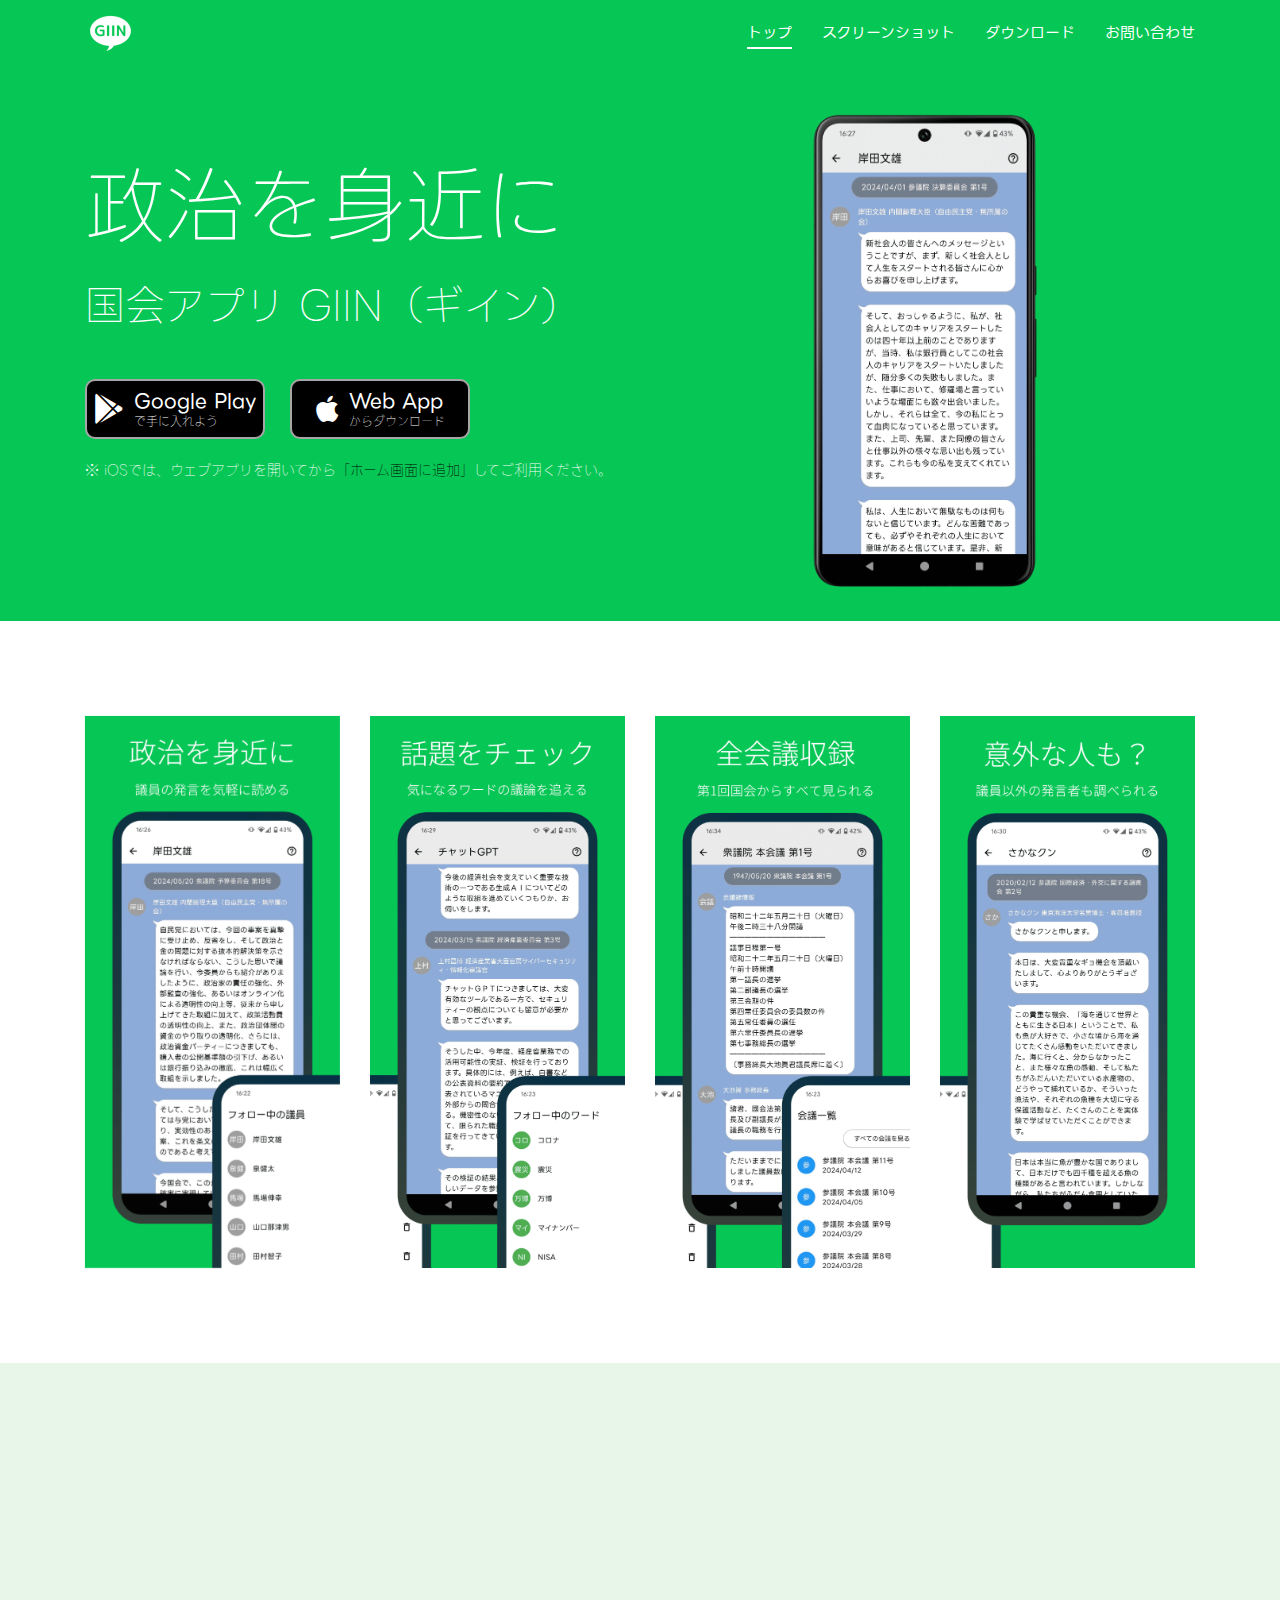
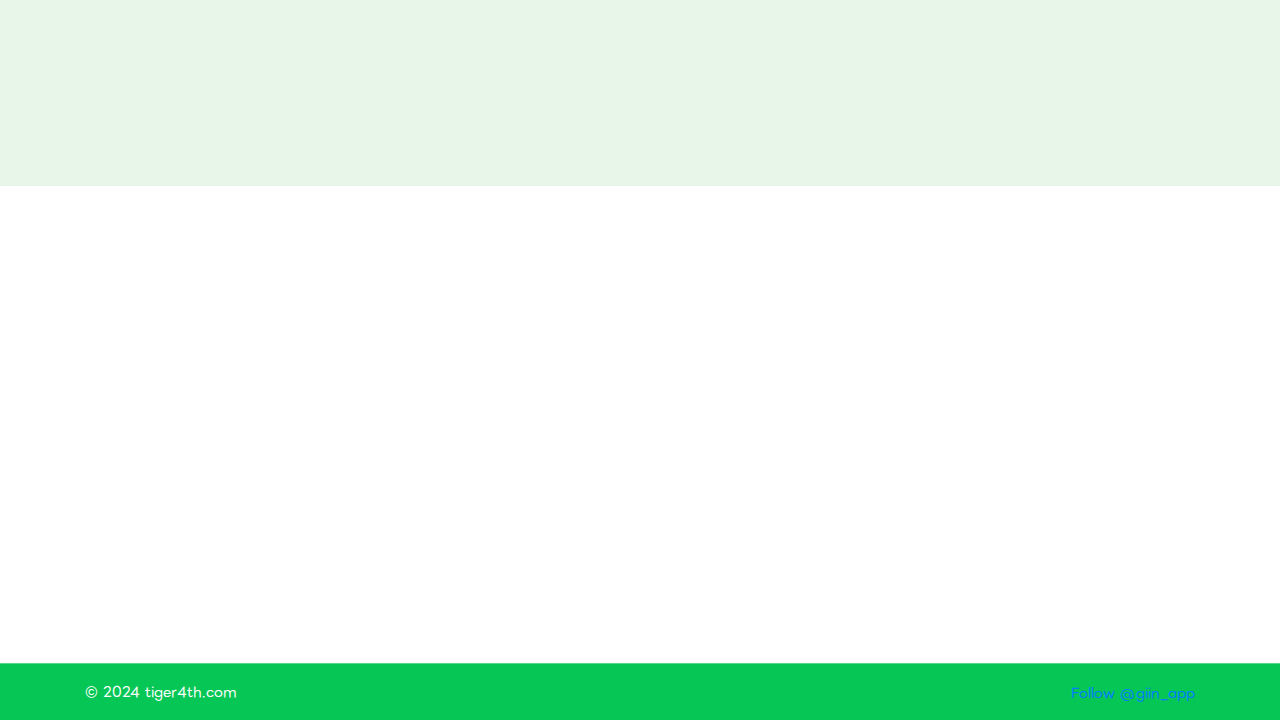
<file: giin/index.html>
<!DOCTYPE html>
<html lang="ja">
  <head>
    <!-- Required meta tags -->
    <meta charset="utf-8">
    <meta name="viewport" content="width=device-width, initial-scale=1, shrink-to-fit=no">
    <meta name="keywords" content="GIIN, ギイン, 議員, 国会, アプリ, 政治">
    <meta name="viewport" content="width=device-width, initial-scale=1, maximum-scale=1">
    <meta name="author" content="tiger4th">
    <title>GIIN（ギイン） - 国会アプリ</title>
    <meta name=”description” content="議員やワードをフォローして、国会の発言をチャットアプリのような感覚でいつでも気軽に読むことができる国会アプリ GIIN（ギイン）" />
    <meta property="og:title" content="GIIN（ギイン） - 国会アプリ">
    <meta property="og:site_name" content="tiger4th.com">
    <meta property="og:description" content="議員やワードをフォローして、国会の発言をチャットアプリのような感覚でいつでも気軽に読むことができる国会アプリ GIIN（ギイン）">
    <meta property="og:type" content="product">
    <meta property="og:url" content="https://tiger4th.com/lp/giin/">
    <meta property="og:image" content="https://tiger4th.com/lp/giin/img/download.png">
    <meta name="twitter:card" content="summary_large_image">
    <link rel="icon" type="image/png" href="img/favicon.png">

    <!-- Bootstrap CSS -->
    <link rel="stylesheet" href="css/bootstrap.min.css">
    <link rel="stylesheet" href="css/line-icons.css">
    <link rel="stylesheet" href="css/owl.carousel.css">
    <link rel="stylesheet" href="css/owl.theme.css">
    <link rel="stylesheet" href="css/animate.css">
    <link rel="stylesheet" href="css/main.css">    
    <link rel="stylesheet" href="css/responsive.css">
    <link href="fontawesome/css/fontawesome.css" rel="stylesheet" />
    <link href="fontawesome/css/brands.css" rel="stylesheet" />

    <!-- Google tag (gtag.js) -->
    <script async src="https://www.googletagmanager.com/gtag/js?id=G-H9Q6GVJRWH"></script>
    <script>
      window.dataLayer = window.dataLayer || [];
      function gtag(){dataLayer.push(arguments);}
      gtag('js', new Date());
    
      gtag('config', 'G-H9Q6GVJRWH');
    </script>
    <script type="text/javascript" src="https://platform-api.sharethis.com/js/sharethis.js#property=65992480081c7f001970f80d&product=inline-share-buttons&source=platform" async="async"></script>
  </head>
  
  <body>
    <!-- Header Section Start -->
    <header id="home" class="hero-area-2">    
      <div class="overlay"></div>
      <nav class="navbar navbar-expand-md fixed-top scrolling-navbar">
        <div class="container">
          <a href="https://tiger4th.com/lp/giin/" class="navbar-brand"><img src="img/logo.png" alt="GIIN" height="40"></a>  
          <button class="navbar-toggler" type="button" data-toggle="collapse" data-target="#navbarCollapse" aria-controls="navbarCollapse" aria-expanded="false" aria-label="Toggle navigation">
            <i class="lni-menu"></i>
          </button>
          <div class="collapse navbar-collapse" id="navbarCollapse">
            <ul class="navbar-nav mr-auto w-100 justify-content-end">
              <li class="nav-item">
                <a class="nav-link page-scroll" href="#home">トップ</a>
              </li>
              <li class="nav-item">
                <a class="nav-link page-scroll" href="#screenshots">スクリーンショット</a>
              </li>                            
              <li class="nav-item">
                <a class="nav-link page-scroll" href="#download">ダウンロード</a>
              </li> 
              <li class="nav-item">
                <a class="nav-link page-scroll" href="#contact">お問い合わせ</a>
              </li> 
            </ul>
          </div>
        </div>
      </nav>  
      <div class="container">      
        <div class="row space-100">
          <div class="col-lg-6 col-md-12 col-xs-12">
            <div class="contents">
              <h2 class="head-title">政治を身近に</h2>
              <h1><p>国会アプリ <span class="head-app-name">GIIN（ギイン）</span></p></h1>
              <div class="header-button">
                <a href="https://play.google.com/store/apps/details?id=com.tiger4th.giin" target="_blank" class="btn-app"><i class="fa-brands fa-google-play"></i><div><span class="btn-app-text">Google Play</span><br><span class="btn-app-text-small">で手に入れよう</span></div></a>
                <a href="https://tiger4th.com/giin/" target="_blank" class="btn-app"><i class="fa-brands fa-apple"></i><div><span class="btn-app-text">Web App</span><br><span class="btn-app-text-small">からダウンロード</span></div></a>
              </div>
              <div class="header-ios-notice">
                <br>※ iOSでは、ウェブアプリを開いてから<a href="https://support.apple.com/ja-jp/guide/iphone/iph42ab2f3a7/ios#iph4f9a47bbc" target="_blank">「ホーム画面に追加」</a>してご利用ください。
              </div>
            </div>
          </div>
          <div class="col-lg-6 col-md-12 col-xs-12">
            <div class="intro-img">
              <img src="img/intro-mobile.png" alt="" height="500">
            </div>            
          </div>
        </div> 
      </div>             
    </header>
    <!-- Header Section End --> 

    <!-- Awesome Screens Section Start -->
    <section id="screenshots" class="screens-shot section">
      <div class="container">
        <div class="row">
          <div class="touch-slider owl-carousel">
            <div class="item">
              <div class="screenshot-thumb">
                <img class="img-fluid" src="img/screenshot/img-1.png" alt="">
              </div>
            </div>
            <div class="item">
              <div class="screenshot-thumb">
                <img class="img-fluid" src="img/screenshot/img-2.png" alt="">
              </div>
            </div>
            <div class="item">
              <div class="screenshot-thumb">
                <img class="img-fluid" src="img/screenshot/img-3.png" alt="">
              </div>
            </div>
            <div class="item">
              <div class="screenshot-thumb">
                <img class="img-fluid" src="img/screenshot/img-4.png" alt="">
              </div>
            </div>
          </div>
        </div>
      </div>
    </section>
    <!-- Awesome Screens Section End -->  

    <!-- download Section Start -->
    <section id="download">
      <div class="container">
        <div class="row">
          <div class="col-lg-6 col-md-6 col-xs-12">            
            <div class="download-thumb wow fadeInLeft" data-wow-delay="0.2s">
              <img class="img-fluid" src="img/download.png" alt="">
            </div>
          </div>
          <div class="col-lg-6 col-md-6 col-xs-12">
            <div class="download-wrapper wow fadeInRight" data-wow-delay="0.2s">
              <div>
                <div class="download-text">
                  <p>GIIN（ギイン）は、議員やワードをフォローして国会議事録の発言を読むことができるアプリです。</p>
                  <p>使い慣れたチャットアプリのような感覚で、メディアやSNSに切り取られた情報ではない、生の発言をいつでも気軽に見ることができます。</p>
                  <p>完全無料で会員登録も不要でご利用いただけます。</p>
                </div>
                <div class="download-app">
                  <a href="https://play.google.com/store/apps/details?id=com.tiger4th.giin" target="_blank" class="btn-app"><i class="fa-brands fa-google-play"></i><div><span class="btn-app-text">Google Play</span><br><span class="btn-app-text-small">で手に入れよう</span></div></a>
                  <a href="https://tiger4th.com/giin/" target="_blank" class="btn-app"><i class="fa-brands fa-apple"></i><div><span class="btn-app-text">Web App</span><br><span class="btn-app-text-small">からダウンロード</span></div></a>
                </div>
                <div class="header-ios-notice-download">
                  <br>※ iOSでは、ウェブアプリを開いてから<a href="https://support.apple.com/ja-jp/guide/iphone/iph42ab2f3a7/ios#iph4f9a47bbc" target="_blank">「ホーム画面に追加」</a>してご利用ください。
                </div>
              </div>
            </div>
          </div>
        </div>
      </div>
    </section>
    <!-- download Section Start -->

    <!-- Contact Section Start -->
    <section id="contact">      
      <div class="contact-form">
        <div class="container">
          <div class="row justify-content-center"> 
            <div class="mt">
              <div class="col-lg-12 col-md-12 col-xs-12">
                <div class="contact-block wow fadeInUp" data-wow-delay="0.2s">
                  <div>
                    <h2 class="section-title">Xでお問い合わせ</h2>
                  </div>
                  <div>
                    <a href="https://twitter.com/messages/compose?recipient_id=1799349875672600576&ref_src=twsrc%5Etfw" class="twitter-dm-button" data-size="large" data-lang="ja" data-screen-name="giin_app" data-show-count="false">Message @giin_app</a><script async src="https://platform.twitter.com/widgets.js" charset="utf-8"></script>
                  </div>
              </div>
              </div>
            </div> 
          </div>
        </div>
      </div>        
    </section>

    <section id="contact2">      
      <div class="contact-form">
        <div class="container">
          <div class="row justify-content-center"> 
            <div>
              <div class="col-lg-12 col-md-12 col-xs-12">
                <div class="contact-block wow fadeInUp" data-wow-delay="0.2s">
                  <script src="https://sdk.form.run/js/v2/embed.js"></script>
                  <div
                    class="formrun-embed"
                    data-formrun-form="@tiger4th-giin"
                    data-formrun-redirect="true">
                  </div>
                </div>
              </div>
            </div> 
          </div>
        </div>
      </div>        
    </section>
    <!-- Contact Section End -->

    <div class="sharethis-inline-share-buttons"></div>

    <!-- Footer Section Start -->
    <footer>
      <!-- Footer Area Start -->
      <section class="footer-Content">
        <!-- Copyright Start  -->
        <div class="copyright">
          <div class="container">
            <div class="row">
              <div class="col-md-12">
                <div class="site-info float-left">
                  <p>&copy; 2024 <a href="https://tiger4th.com/" target="_blank">tiger4th.com</a></p>
                </div>              
                <div class="float-right">  
                  <ul class="footer-social">
                    <a href="https://twitter.com/giin_app?ref_src=twsrc%5Etfw" class="twitter-follow-button" data-lang="ja" data-show-count="false">Follow @giin_app</a><script async src="https://platform.twitter.com/widgets.js" charset="utf-8"></script>
                  </ul> 
                </div>
              </div>
            </div>
          </div>
        </div>
      <!-- Copyright End -->
      </section>
      <!-- Footer area End -->
      
    </footer>
    <!-- Footer Section End --> 

    <!-- Go To Top Link -->
    <a href="#" class="back-to-top">
      <i class="lni-chevron-up"></i>
    </a> 

    <!-- jQuery first, then Tether, then Bootstrap JS. -->
    <script src="js/jquery-min.js"></script>
    <script src="js/popper.min.js"></script>
    <script src="js/bootstrap.min.js"></script>
    <script src="js/owl.carousel.js"></script> 
    <script src="js/jquery.mixitup.js"></script>       
    <script src="js/jquery.nav.js"></script>    
    <script src="js/scrolling-nav.js"></script>    
    <script src="js/jquery.easing.min.js"></script>     
    <script src="js/wow.js"></script>   
    <script src="js/jquery.counterup.min.js"></script>     
    <script src="js/waypoints.min.js"></script>      
    <script src="js/main.js"></script>
  </body>
</html>
</file>
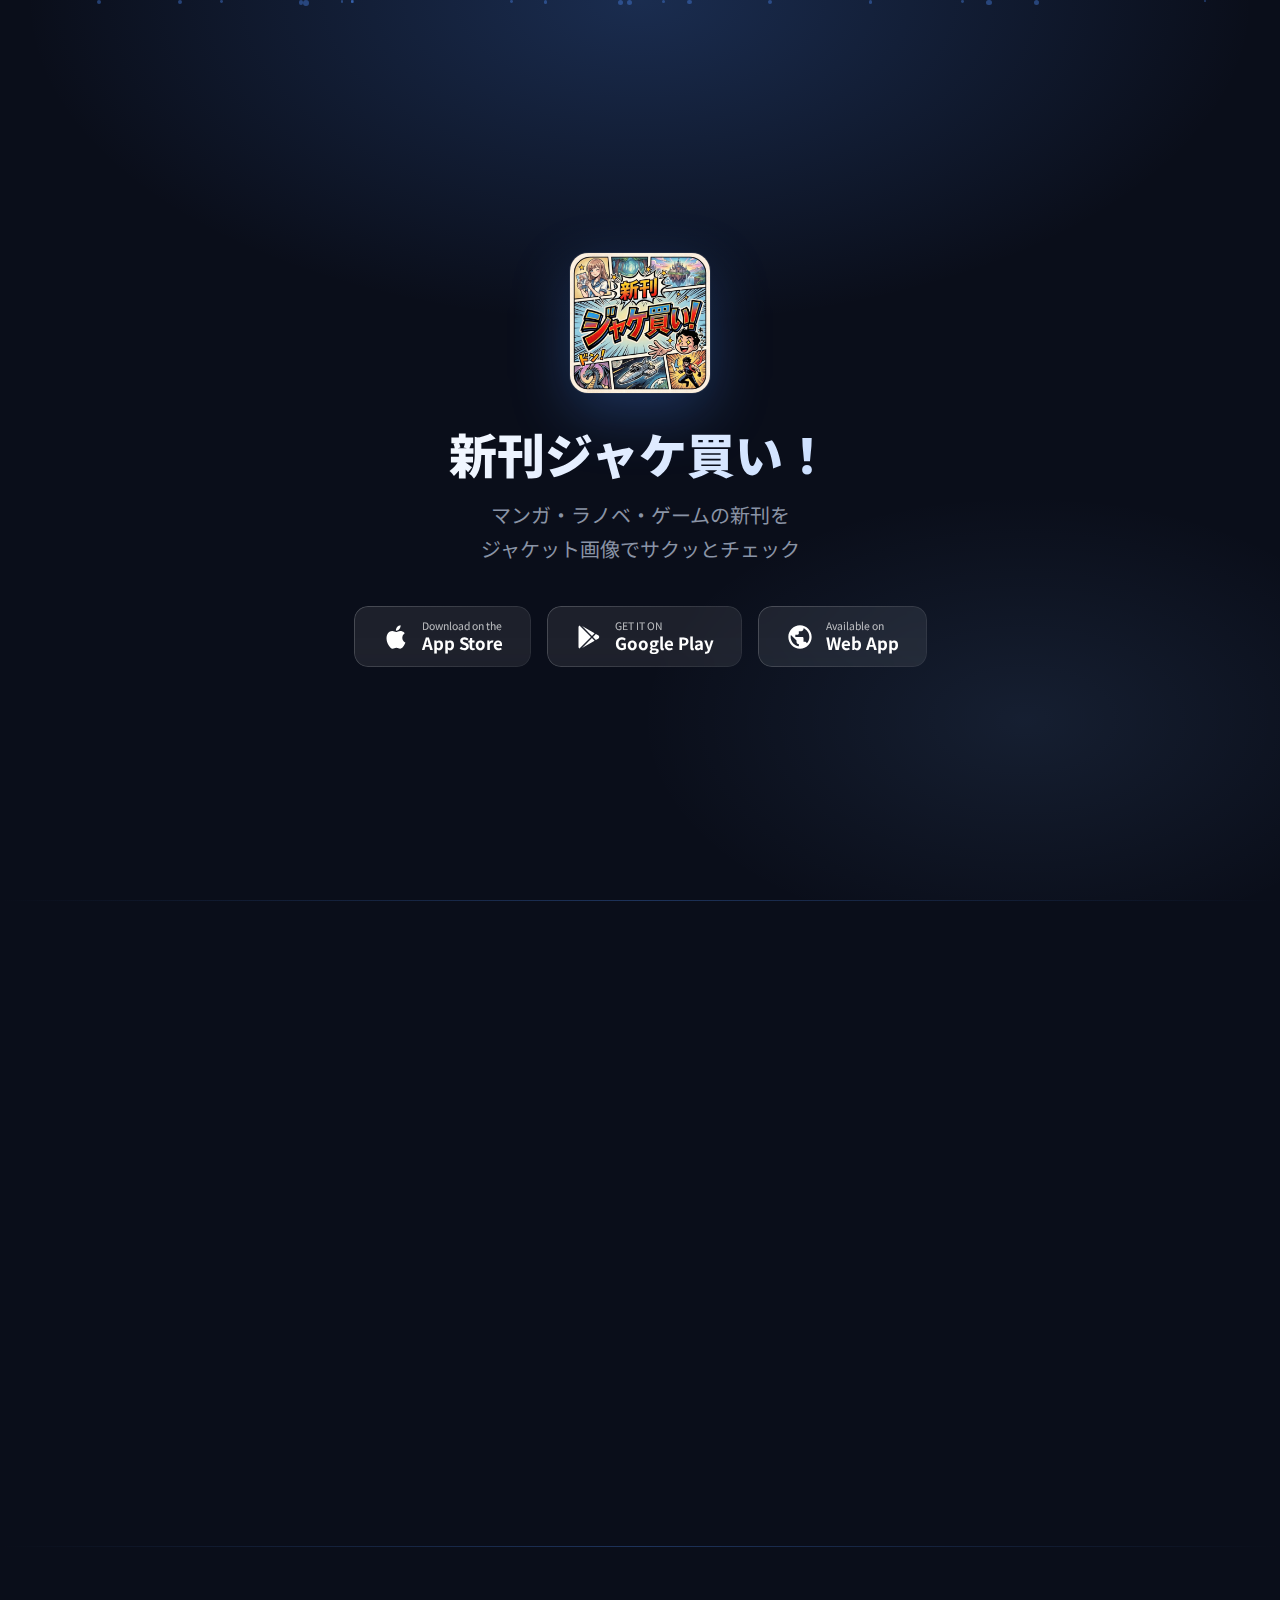
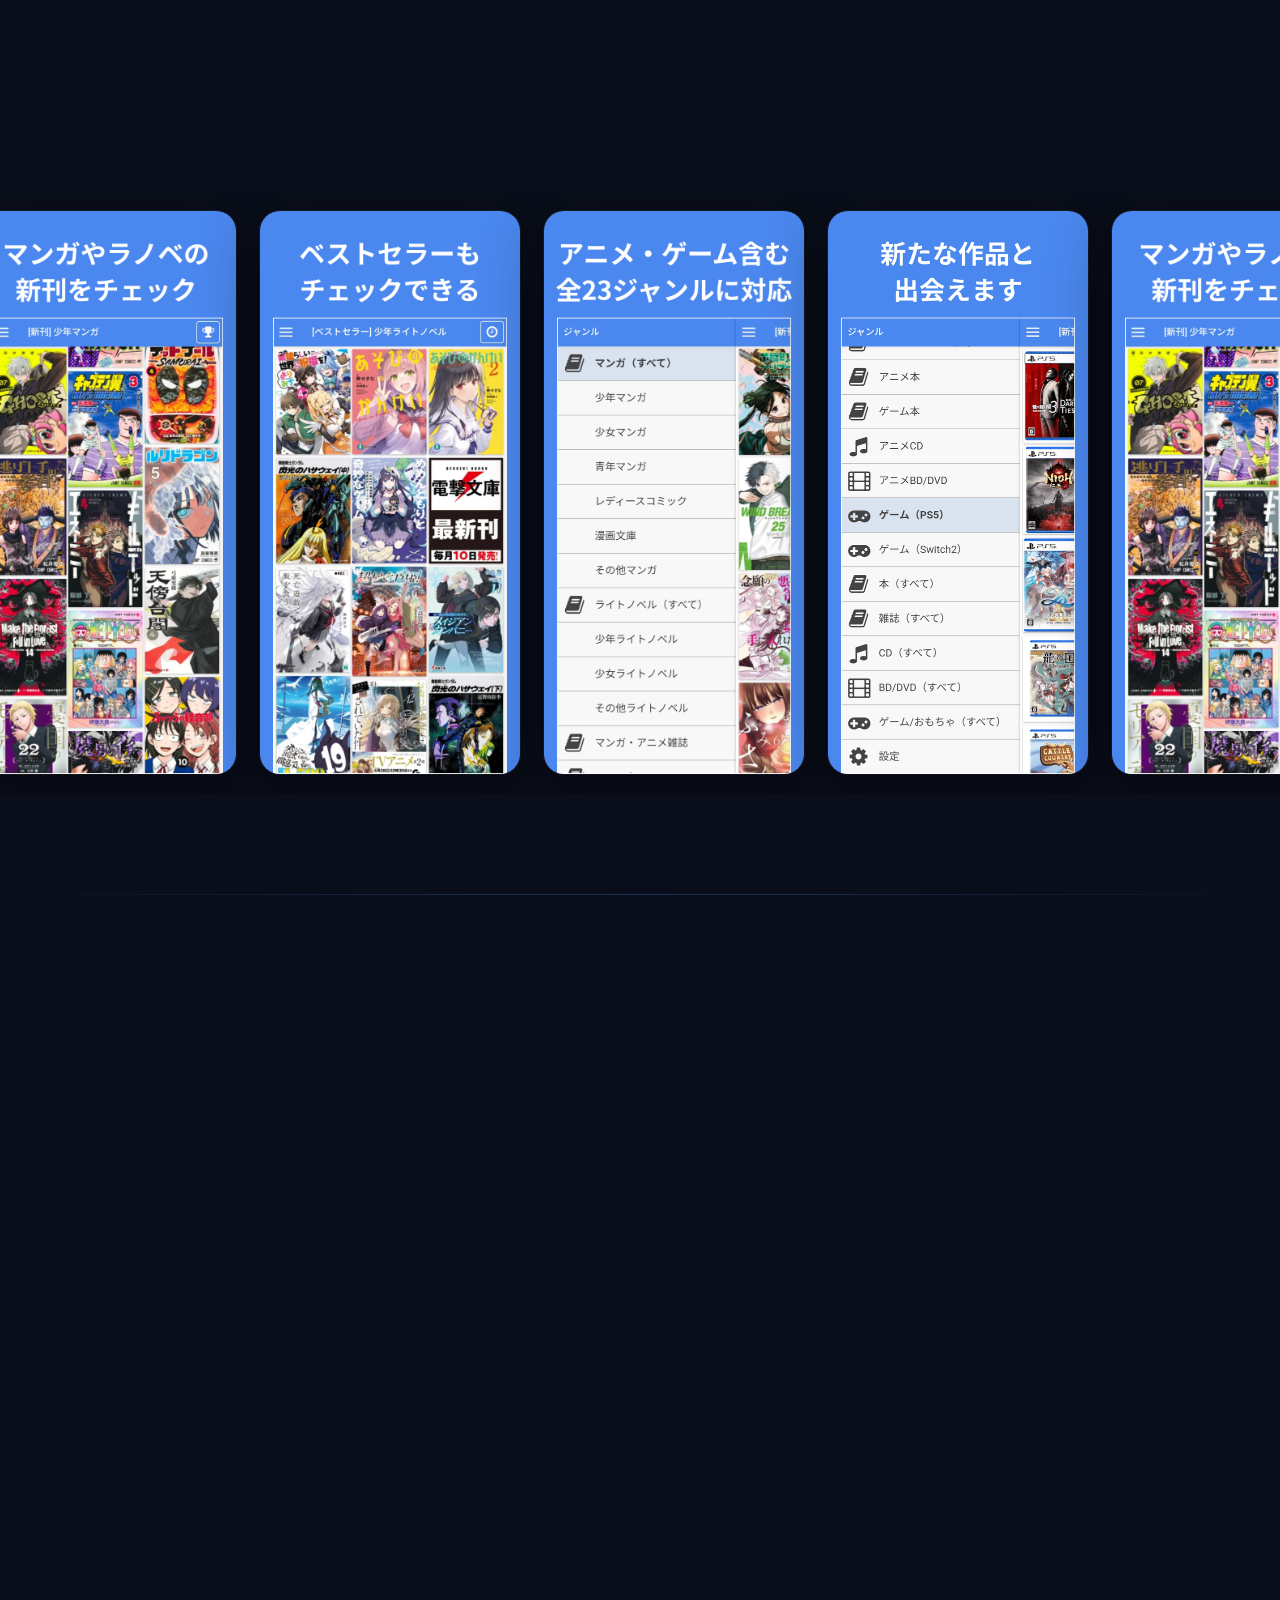
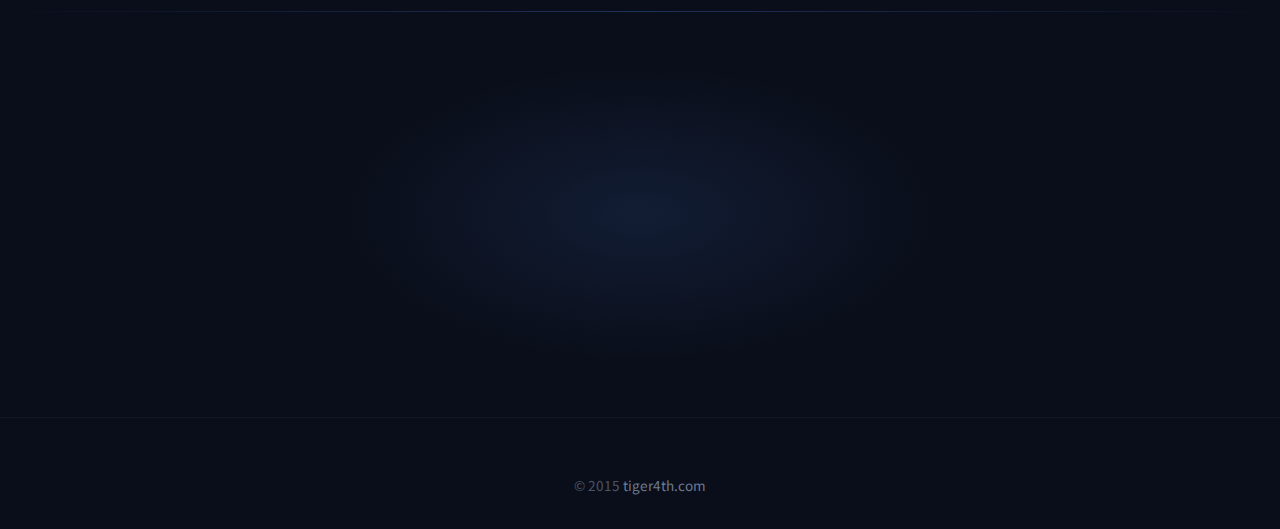
<file: jacket/index.html>
<!DOCTYPE html>
<html lang="ja">

<head>
  <meta charset="UTF-8">
  <meta name="viewport" content="width=device-width, initial-scale=1.0">
  <title>新刊ジャケ買い！ - マンガ・ラノベの新刊をジャケットでチェック</title>
  <meta name="description" content="マンガ、ライトノベル、ゲーム、CD、BD/DVDなど全23ジャンルの新刊をジャケット画像で一覧チェック。気になる表紙をタップしてすぐ購入。無料アプリ。">
  <meta property="og:title" content="新刊ジャケ買い！">
  <meta property="og:description" content="マンガ・ラノベの新刊をジャケットでチェック。全23ジャンル対応の無料アプリ。">
  <meta property="og:image" content="https://tiger4th.com/lp/jacket/image/ogp.png">
  <meta property="og:type" content="website">
  <meta property="og:url" content="https://tiger4th.com/lp/jacket/">
  <link rel="icon" type="image/png" href="./image/favicon.png" sizes="32x32">
  <link rel="apple-touch-icon" href="./image/apple-touch-icon.png">
  <link rel="preconnect" href="https://fonts.googleapis.com">
  <link rel="preconnect" href="https://fonts.gstatic.com" crossorigin>
  <link href="https://fonts.googleapis.com/css2?family=Noto+Sans+JP:wght@400;700;900&display=swap" rel="stylesheet">
  <style>
    /* ========== Reset & Base ========== */
    *,
    *::before,
    *::after {
      margin: 0;
      padding: 0;
      box-sizing: border-box;
    }

    html {
      scroll-behavior: smooth;
      font-size: 16px;
    }

    body {
      font-family: 'Noto Sans JP', sans-serif;
      background: #0a0e1a;
      color: #e8ecf1;
      overflow-x: hidden;
      line-height: 1.7;
    }

    img {
      max-width: 100%;
      height: auto;
      display: block;
    }

    a {
      text-decoration: none;
      color: inherit;
    }

    /* ========== Utility ========== */
    .container {
      max-width: 1100px;
      margin: 0 auto;
      padding: 0 24px;
    }

    .section-title {
      font-size: 2rem;
      font-weight: 900;
      text-align: center;
      margin-bottom: 16px;
      background: linear-gradient(135deg, #4a87ee, #7bb3ff);
      -webkit-background-clip: text;
      -webkit-text-fill-color: transparent;
      background-clip: text;
    }

    .section-subtitle {
      text-align: center;
      color: #8a94a6;
      font-size: 1rem;
      margin-bottom: 48px;
    }

    /* ========== Hero ========== */
    .hero {
      position: relative;
      min-height: 100vh;
      display: flex;
      align-items: center;
      justify-content: center;
      text-align: center;
      padding: 80px 24px 60px;
      overflow: hidden;
    }

    .hero::before {
      content: '';
      position: absolute;
      inset: 0;
      background:
        radial-gradient(ellipse 80% 60% at 50% 0%, rgba(74, 135, 238, 0.25) 0%, transparent 60%),
        radial-gradient(ellipse 60% 50% at 80% 80%, rgba(123, 179, 255, 0.1) 0%, transparent 50%);
      pointer-events: none;
    }

    /* Floating particles */
    .hero-particles {
      position: absolute;
      inset: 0;
      pointer-events: none;
      overflow: hidden;
    }

    .particle {
      position: absolute;
      width: 4px;
      height: 4px;
      background: rgba(74, 135, 238, 0.4);
      border-radius: 50%;
      animation: float-up linear infinite;
    }

    @keyframes float-up {
      0% {
        transform: translateY(100vh) scale(0);
        opacity: 0;
      }

      10% {
        opacity: 1;
      }

      90% {
        opacity: 1;
      }

      100% {
        transform: translateY(-10vh) scale(1);
        opacity: 0;
      }
    }

    .hero-content {
      position: relative;
      z-index: 1;
    }

    .hero-icon {
      width: 140px;
      height: 140px;
      border-radius: 18px;
      box-shadow:
        0 20px 60px rgba(74, 135, 238, 0.3),
        0 0 0 1px rgba(255, 255, 255, 0.08);
      margin: 0 auto 32px;
      animation: icon-float 4s ease-in-out infinite;
    }

    @keyframes icon-float {

      0%,
      100% {
        transform: translateY(0);
      }

      50% {
        transform: translateY(-12px);
      }
    }

    .hero h1 {
      font-size: 3rem;
      font-weight: 900;
      line-height: 1.2;
      margin-bottom: 16px;
      background: linear-gradient(135deg, #ffffff 0%, #c0d8ff 100%);
      -webkit-background-clip: text;
      -webkit-text-fill-color: transparent;
      background-clip: text;
    }

    .hero-tagline {
      font-size: 1.25rem;
      color: #8a94a6;
      margin-bottom: 40px;
      max-width: 520px;
      margin-left: auto;
      margin-right: auto;
    }

    .store-badges {
      display: flex;
      gap: 16px;
      justify-content: center;
      flex-wrap: wrap;
    }

    .store-badge {
      display: inline-flex;
      align-items: center;
      gap: 12px;
      padding: 14px 28px;
      border-radius: 14px;
      font-weight: 700;
      font-size: 1rem;
      transition: all 0.3s ease;
      position: relative;
      overflow: hidden;
    }

    .store-badge::before {
      content: '';
      position: absolute;
      inset: 0;
      border-radius: 14px;
      padding: 1px;
      background: linear-gradient(135deg, rgba(255, 255, 255, 0.2), rgba(255, 255, 255, 0.05));
      -webkit-mask: linear-gradient(#fff 0 0) content-box, linear-gradient(#fff 0 0);
      mask: linear-gradient(#fff 0 0) content-box, linear-gradient(#fff 0 0);
      -webkit-mask-composite: xor;
      mask-composite: exclude;
    }

    .store-badge-apple {
      background: rgba(255, 255, 255, 0.08);
      backdrop-filter: blur(12px);
      -webkit-backdrop-filter: blur(12px);
      color: #fff;
    }

    .store-badge-apple:hover {
      background: rgba(255, 255, 255, 0.15);
      transform: translateY(-2px);
      box-shadow: 0 10px 40px rgba(74, 135, 238, 0.2);
    }

    .store-badge-google {
      background: rgba(255, 255, 255, 0.08);
      backdrop-filter: blur(12px);
      -webkit-backdrop-filter: blur(12px);
      color: #fff;
    }

    .store-badge-google:hover {
      background: rgba(255, 255, 255, 0.15);
      transform: translateY(-2px);
      box-shadow: 0 10px 40px rgba(74, 135, 238, 0.2);
    }

    .store-badge-web {
      background: rgba(255, 255, 255, 0.08);
      backdrop-filter: blur(12px);
      -webkit-backdrop-filter: blur(12px);
      color: #fff;
    }

    .store-badge-web:hover {
      background: rgba(255, 255, 255, 0.15);
      transform: translateY(-2px);
      box-shadow: 0 10px 40px rgba(74, 135, 238, 0.2);
    }

    .store-badge svg {
      width: 28px;
      height: 28px;
      flex-shrink: 0;
    }

    .badge-text {
      display: flex;
      flex-direction: column;
      align-items: flex-start;
      line-height: 1.2;
    }

    .badge-text-small {
      font-size: 0.65rem;
      font-weight: 400;
      opacity: 0.7;
    }

    .badge-text-large {
      font-size: 1.05rem;
      font-weight: 700;
    }

    /* ========== Features ========== */
    .features {
      padding: 100px 0;
      position: relative;
    }

    .features::before {
      content: '';
      position: absolute;
      top: 0;
      left: 0;
      right: 0;
      height: 1px;
      background: linear-gradient(90deg, transparent, rgba(74, 135, 238, 0.3), transparent);
    }

    .features-grid {
      display: grid;
      grid-template-columns: repeat(3, 1fr);
      gap: 24px;
    }

    .feature-card {
      background: rgba(255, 255, 255, 0.04);
      border: 1px solid rgba(255, 255, 255, 0.06);
      border-radius: 20px;
      padding: 40px 28px;
      text-align: center;
      transition: all 0.4s ease;
      position: relative;
      overflow: hidden;
    }

    .feature-card::before {
      content: '';
      position: absolute;
      top: 0;
      left: 50%;
      transform: translateX(-50%);
      width: 60%;
      height: 1px;
      background: linear-gradient(90deg, transparent, rgba(74, 135, 238, 0.4), transparent);
      opacity: 0;
      transition: opacity 0.4s ease;
    }

    .feature-card:hover {
      background: rgba(255, 255, 255, 0.07);
      transform: translateY(-4px);
      border-color: rgba(74, 135, 238, 0.2);
    }

    .feature-card:hover::before {
      opacity: 1;
    }

    .feature-icon {
      font-size: 2.8rem;
      margin-bottom: 20px;
      display: block;
    }

    .feature-card h3 {
      font-size: 1.2rem;
      font-weight: 700;
      margin-bottom: 12px;
      color: #fff;
    }

    .feature-card p {
      font-size: 0.95rem;
      color: #8a94a6;
      line-height: 1.7;
    }

    /* ========== Screenshots ========== */
    .screenshots {
      padding: 100px 0;
      position: relative;
      overflow: hidden;
    }

    .screenshots::before {
      content: '';
      position: absolute;
      top: 0;
      left: 0;
      right: 0;
      height: 1px;
      background: linear-gradient(90deg, transparent, rgba(74, 135, 238, 0.3), transparent);
    }

    .screenshots-track-wrapper {
      position: relative;
      overflow: hidden;
      margin: 0 -24px;
      padding: 20px 0;
    }

    .screenshots-track {
      display: flex;
      gap: 24px;
      animation: scroll-left 30s linear infinite;
      width: max-content;
    }

    .screenshots-track:hover {
      animation-play-state: paused;
    }

    @keyframes scroll-left {
      0% {
        transform: translateX(0);
      }

      100% {
        transform: translateX(-50%);
      }
    }

    .screenshot-item {
      flex-shrink: 0;
      width: 260px;
      border-radius: 20px;
      overflow: hidden;
      box-shadow:
        0 20px 60px rgba(0, 0, 0, 0.4),
        0 0 0 1px rgba(255, 255, 255, 0.06);
      transition: transform 0.4s ease;
    }

    .screenshot-item:hover {
      transform: scale(1.03);
    }

    .screenshot-item img {
      width: 100%;
      height: auto;
      display: block;
    }

    /* ========== Genres ========== */
    .genres {
      padding: 100px 0;
      position: relative;
    }

    .genres::before {
      content: '';
      position: absolute;
      top: 0;
      left: 0;
      right: 0;
      height: 1px;
      background: linear-gradient(90deg, transparent, rgba(74, 135, 238, 0.3), transparent);
    }

    .genre-tags {
      display: flex;
      flex-wrap: wrap;
      gap: 12px;
      justify-content: center;
      max-width: 800px;
      margin: 0 auto;
    }

    .genre-tag {
      display: inline-flex;
      align-items: center;
      gap: 8px;
      padding: 10px 20px;
      background: rgba(255, 255, 255, 0.04);
      border: 1px solid rgba(255, 255, 255, 0.08);
      border-radius: 100px;
      font-size: 0.9rem;
      color: #c0d0e4;
      transition: all 0.3s ease;
    }

    .genre-tag:hover {
      background: rgba(74, 135, 238, 0.15);
      border-color: rgba(74, 135, 238, 0.3);
      color: #7bb3ff;
    }

    .genre-tag-icon {
      font-size: 1.1rem;
    }

    /* ========== CTA ========== */
    .cta {
      padding: 100px 0;
      text-align: center;
      position: relative;
    }

    .cta::before {
      content: '';
      position: absolute;
      top: 0;
      left: 0;
      right: 0;
      height: 1px;
      background: linear-gradient(90deg, transparent, rgba(74, 135, 238, 0.3), transparent);
    }

    .cta-glow {
      position: absolute;
      top: 50%;
      left: 50%;
      transform: translate(-50%, -50%);
      width: 600px;
      height: 300px;
      background: radial-gradient(ellipse, rgba(74, 135, 238, 0.12) 0%, transparent 70%);
      pointer-events: none;
    }

    .cta-content {
      position: relative;
      z-index: 1;
    }

    .cta h2 {
      font-size: 2.2rem;
      font-weight: 900;
      margin-bottom: 16px;
      background: linear-gradient(135deg, #ffffff 0%, #c0d8ff 100%);
      -webkit-background-clip: text;
      -webkit-text-fill-color: transparent;
      background-clip: text;
    }

    .cta p {
      color: #8a94a6;
      font-size: 1.1rem;
      margin-bottom: 40px;
    }

    /* ========== Footer ========== */
    .footer {
      padding: 32px 0;
      text-align: center;
      color: #4a5568;
      font-size: 0.85rem;
      border-top: 1px solid rgba(255, 255, 255, 0.04);
    }

    .footer a {
      color: #6a7a90;
      transition: color 0.3s ease;
    }

    .footer a:hover {
      color: #7bb3ff;
    }

    /* ========== Scroll Animation ========== */
    .fade-in {
      opacity: 0;
      transform: translateY(30px);
      transition: opacity 0.8s ease, transform 0.8s ease;
    }

    .fade-in.visible {
      opacity: 1;
      transform: translateY(0);
    }

    /* ========== Responsive ========== */
    @media (max-width: 768px) {
      .hero h1 {
        font-size: 2rem;
      }

      .hero-tagline {
        font-size: 1rem;
      }

      .hero-icon {
        width: 110px;
        height: 110px;
        border-radius: 14px;
      }

      .section-title {
        font-size: 1.5rem;
      }

      .features-grid {
        grid-template-columns: 1fr;
        gap: 16px;
      }

      .feature-card {
        padding: 28px 20px;
      }

      .screenshot-item {
        width: 200px;
      }

      .cta h2 {
        font-size: 1.6rem;
      }

      .store-badges {
        flex-direction: column;
        align-items: center;
      }

      .store-badge {
        width: 240px;
        justify-content: center;
      }
    }
  </style>

  <!-- Google tag (gtag.js) -->
  <script async src="https://www.googletagmanager.com/gtag/js?id=G-H9Q6GVJRWH"></script>
  <script>
    window.dataLayer = window.dataLayer || [];
    function gtag() { dataLayer.push(arguments); }
    gtag('js', new Date());

    gtag('config', 'G-H9Q6GVJRWH');
  </script>
  <script type="text/javascript"
    src="https://platform-api.sharethis.com/js/sharethis.js#property=65992480081c7f001970f80d&product=inline-share-buttons&source=platform"
    async="async"></script>
</head>

<body>

  <!-- ========== Hero ========== -->
  <section class="hero" id="hero">
    <div class="hero-particles" id="particles"></div>
    <div class="hero-content">
      <img src="./image/icon.png" alt="新刊ジャケ買い！ アイコン" class="hero-icon fade-in" id="hero-icon">
      <h1 class="fade-in">新刊ジャケ買い！</h1>
      <p class="hero-tagline fade-in">
        マンガ・ラノベ・ゲームの新刊を<br>
        ジャケット画像でサクッとチェック
      </p>
      <div class="store-badges fade-in">
        <a href="https://apps.apple.com/jp/app/id1077352084" class="store-badge store-badge-apple" target="_blank"
          id="badge-apple">
          <svg viewBox="0 0 24 24" fill="currentColor">
            <path
              d="M18.71 19.5c-.83 1.24-1.71 2.45-3.05 2.47-1.34.03-1.77-.79-3.29-.79-1.53 0-2 .77-3.27.82-1.31.05-2.3-1.32-3.14-2.53C4.25 17 2.94 12.45 4.7 9.39c.87-1.52 2.43-2.48 4.12-2.51 1.28-.02 2.5.87 3.29.87.78 0 2.26-1.07 3.8-.91.65.03 2.47.26 3.64 1.98-.09.06-2.17 1.28-2.15 3.81.03 3.02 2.65 4.03 2.68 4.04-.03.07-.42 1.44-1.38 2.83M13 3.5c.73-.83 1.94-1.46 2.94-1.5.13 1.17-.34 2.35-1.04 3.19-.69.85-1.83 1.51-2.95 1.42-.15-1.15.41-2.35 1.05-3.11z" />
          </svg>
          <span class="badge-text">
            <span class="badge-text-small">Download on the</span>
            <span class="badge-text-large">App Store</span>
          </span>
        </a>
        <a href="https://play.google.com/store/apps/details?id=com.tiger4th.jacket2"
          class="store-badge store-badge-google" target="_blank" id="badge-google">
          <svg viewBox="0 0 24 24" fill="currentColor">
            <path
              d="M3,20.5V3.5C3,2.91 3.34,2.39 3.84,2.15L13.69,12L3.84,21.85C3.34,21.61 3,21.09 3,20.5M16.81,15.12L6.05,21.34L14.54,12.85L16.81,15.12M20.16,10.81C20.5,11.08 20.75,11.5 20.75,12C20.75,12.5 20.5,12.92 20.16,13.19L17.89,14.5L15.39,12L17.89,9.5L20.16,10.81M6.05,2.66L16.81,8.88L14.54,11.15L6.05,2.66Z" />
          </svg>
          <span class="badge-text">
            <span class="badge-text-small">GET IT ON</span>
            <span class="badge-text-large">Google Play</span>
          </span>
        </a>
        <a href="https://tiger4th.com/jacket/" class="store-badge store-badge-web" target="_blank" id="badge-web">
          <svg viewBox="0 0 24 24" fill="currentColor">
            <path
              d="M12 2C6.48 2 2 6.48 2 12s4.48 10 10 10 10-4.48 10-10S17.52 2 12 2zm-1 17.93c-3.95-.49-7-3.85-7-7.93 0-.62.08-1.21.21-1.79L9 15v1c0 1.1.9 2 2 2v1.93zm6.9-2.54c-.26-.81-1-1.39-1.9-1.39h-1v-3c0-.55-.45-1-1-1H8v-2h2c.55 0 1-.45 1-1V7h2c1.1 0 2-.9 2-2v-.41c2.93 1.19 5 4.06 5 7.41 0 2.08-.8 3.97-2.1 5.39z" />
          </svg>
          <span class="badge-text">
            <span class="badge-text-small">Available on</span>
            <span class="badge-text-large">Web App</span>
          </span>
        </a>
      </div>
    </div>
  </section>

  <!-- ========== Features ========== -->
  <section class="features" id="features">
    <div class="container">
      <h2 class="section-title fade-in">アプリの特徴</h2>
      <p class="section-subtitle fade-in">気になる新刊と、もっと気軽に出会える</p>
      <div class="features-grid">
        <div class="feature-card fade-in">
          <span class="feature-icon">📱</span>
          <h3>ジャケットで一覧チェック</h3>
          <p>表紙画像がタイル状に並ぶので、スクロールするだけで気になる新刊がすぐ見つかります。</p>
        </div>
        <div class="feature-card fade-in">
          <span class="feature-icon">🔄</span>
          <h3>新刊 / ベストセラー切替</h3>
          <p>新着順とベストセラー順をワンタップで切り替え。話題の作品も新刊もまとめてチェック。</p>
        </div>
        <div class="feature-card fade-in">
          <span class="feature-icon">🛒</span>
          <h3>タップしてすぐ購入</h3>
          <p>楽天ブックス・Amazon・Yahoo!ショッピングに直接リンク。気になったらすぐ購入ページへ。</p>
        </div>
      </div>
    </div>
  </section>

  <!-- ========== Screenshots ========== -->
  <section class="screenshots" id="screenshots">
    <div class="container">
      <h2 class="section-title fade-in">スクリーンショット</h2>
      <p class="section-subtitle fade-in">直感的なUIで、新刊チェックがもっと楽しく</p>
    </div>
    <div class="screenshots-track-wrapper">
      <div class="screenshots-track" id="screenshots-track">
        <div class="screenshot-item"><img src="./image/phone/1.png" alt="新刊一覧画面" loading="lazy"></div>
        <div class="screenshot-item"><img src="./image/phone/2.png" alt="ベストセラー画面" loading="lazy"></div>
        <div class="screenshot-item"><img src="./image/phone/3.png" alt="ジャンル選択画面" loading="lazy"></div>
        <div class="screenshot-item"><img src="./image/phone/4.png" alt="ジャンル一覧画面" loading="lazy"></div>
        <!-- Duplicate for infinite scroll -->
        <div class="screenshot-item"><img src="./image/phone/1.png" alt="新刊一覧画面" loading="lazy"></div>
        <div class="screenshot-item"><img src="./image/phone/2.png" alt="ベストセラー画面" loading="lazy"></div>
        <div class="screenshot-item"><img src="./image/phone/3.png" alt="ジャンル選択画面" loading="lazy"></div>
        <div class="screenshot-item"><img src="./image/phone/4.png" alt="ジャンル一覧画面" loading="lazy"></div>
      </div>
    </div>
  </section>

  <!-- ========== Genres ========== -->
  <section class="genres" id="genres">
    <div class="container">
      <h2 class="section-title fade-in">全23ジャンル対応</h2>
      <p class="section-subtitle fade-in">マンガからゲームまで、好きなジャンルをまるごとカバー</p>
      <div class="genre-tags fade-in">
        <a href="https://tiger4th.com/jacket/#/menu/home/001001/0" class="genre-tag" target="_blank"><span
            class="genre-tag-icon">📕</span>マンガ（すべて）</a>
        <a href="https://tiger4th.com/jacket/#/menu/home/001001001/0" class="genre-tag" target="_blank"><span
            class="genre-tag-icon">📕</span>少年マンガ</a>
        <a href="https://tiger4th.com/jacket/#/menu/home/001001002/0" class="genre-tag" target="_blank"><span
            class="genre-tag-icon">📕</span>少女マンガ</a>
        <a href="https://tiger4th.com/jacket/#/menu/home/001001003/0" class="genre-tag" target="_blank"><span
            class="genre-tag-icon">📕</span>青年マンガ</a>
        <a href="https://tiger4th.com/jacket/#/menu/home/001001004/0" class="genre-tag" target="_blank"><span
            class="genre-tag-icon">📕</span>レディースコミック</a>
        <a href="https://tiger4th.com/jacket/#/menu/home/001001006/0" class="genre-tag" target="_blank"><span
            class="genre-tag-icon">📕</span>漫画文庫</a>
        <a href="https://tiger4th.com/jacket/#/menu/home/001001012/0" class="genre-tag" target="_blank"><span
            class="genre-tag-icon">📕</span>その他マンガ</a>
        <a href="https://tiger4th.com/jacket/#/menu/home/001017/0" class="genre-tag" target="_blank"><span
            class="genre-tag-icon">📘</span>ライトノベル（すべて）</a>
        <a href="https://tiger4th.com/jacket/#/menu/home/001017005/0" class="genre-tag" target="_blank"><span
            class="genre-tag-icon">📘</span>少年ライトノベル</a>
        <a href="https://tiger4th.com/jacket/#/menu/home/001017006/0" class="genre-tag" target="_blank"><span
            class="genre-tag-icon">📘</span>少女ライトノベル</a>
        <a href="https://tiger4th.com/jacket/#/menu/home/001017004/0" class="genre-tag" target="_blank"><span
            class="genre-tag-icon">📘</span>その他ライトノベル</a>
        <a href="https://tiger4th.com/jacket/#/menu/home/007618/0" class="genre-tag" target="_blank"><span
            class="genre-tag-icon">📙</span>マンガ・アニメ雑誌</a>
        <a href="https://tiger4th.com/jacket/#/menu/home/001011009/0" class="genre-tag" target="_blank"><span
            class="genre-tag-icon">📗</span>アニメ本</a>
        <a href="https://tiger4th.com/jacket/#/menu/home/001011005/0" class="genre-tag" target="_blank"><span
            class="genre-tag-icon">📗</span>ゲーム本</a>
        <a href="https://tiger4th.com/jacket/#/menu/home/002108/0" class="genre-tag" target="_blank"><span
            class="genre-tag-icon">🎵</span>アニメCD</a>
        <a href="https://tiger4th.com/jacket/#/menu/home/003215007/0" class="genre-tag" target="_blank"><span
            class="genre-tag-icon">🎬</span>アニメBD/DVD</a>
        <a href="https://tiger4th.com/jacket/#/menu/home/006515/0" class="genre-tag" target="_blank"><span
            class="genre-tag-icon">🎮</span>ゲーム（PS5）</a>
        <a href="https://tiger4th.com/jacket/#/menu/home/006519/0" class="genre-tag" target="_blank"><span
            class="genre-tag-icon">🎮</span>ゲーム（Switch2）</a>
        <a href="https://tiger4th.com/jacket/#/menu/home/001/0" class="genre-tag" target="_blank"><span
            class="genre-tag-icon">📚</span>本（すべて）</a>
        <a href="https://tiger4th.com/jacket/#/menu/home/007/0" class="genre-tag" target="_blank"><span
            class="genre-tag-icon">📚</span>雑誌（すべて）</a>
        <a href="https://tiger4th.com/jacket/#/menu/home/002/0" class="genre-tag" target="_blank"><span
            class="genre-tag-icon">🎵</span>CD（すべて）</a>
        <a href="https://tiger4th.com/jacket/#/menu/home/003/0" class="genre-tag" target="_blank"><span
            class="genre-tag-icon">🎬</span>BD/DVD（すべて）</a>
        <a href="https://tiger4th.com/jacket/#/menu/home/006/0" class="genre-tag" target="_blank"><span
            class="genre-tag-icon">🎮</span>ゲーム/おもちゃ（すべて）</a>
      </div>
    </div>
  </section>

  <!-- ========== CTA ========== -->
  <section class="cta" id="download">
    <div class="cta-glow"></div>
    <div class="cta-content container">
      <h2 class="fade-in">今すぐ無料ダウンロード</h2>
      <p class="fade-in">新しい作品との出会いが、ここから始まる</p>
      <div class="store-badges fade-in">
        <a href="https://apps.apple.com/jp/app/id1077352084" class="store-badge store-badge-apple" target="_blank">
          <svg viewBox="0 0 24 24" fill="currentColor">
            <path
              d="M18.71 19.5c-.83 1.24-1.71 2.45-3.05 2.47-1.34.03-1.77-.79-3.29-.79-1.53 0-2 .77-3.27.82-1.31.05-2.3-1.32-3.14-2.53C4.25 17 2.94 12.45 4.7 9.39c.87-1.52 2.43-2.48 4.12-2.51 1.28-.02 2.5.87 3.29.87.78 0 2.26-1.07 3.8-.91.65.03 2.47.26 3.64 1.98-.09.06-2.17 1.28-2.15 3.81.03 3.02 2.65 4.03 2.68 4.04-.03.07-.42 1.44-1.38 2.83M13 3.5c.73-.83 1.94-1.46 2.94-1.5.13 1.17-.34 2.35-1.04 3.19-.69.85-1.83 1.51-2.95 1.42-.15-1.15.41-2.35 1.05-3.11z" />
          </svg>
          <span class="badge-text">
            <span class="badge-text-small">Download on the</span>
            <span class="badge-text-large">App Store</span>
          </span>
        </a>
        <a href="https://play.google.com/store/apps/details?id=com.tiger4th.jacket2"
          class="store-badge store-badge-google" target="_blank">
          <svg viewBox="0 0 24 24" fill="currentColor">
            <path
              d="M3,20.5V3.5C3,2.91 3.34,2.39 3.84,2.15L13.69,12L3.84,21.85C3.34,21.61 3,21.09 3,20.5M16.81,15.12L6.05,21.34L14.54,12.85L16.81,15.12M20.16,10.81C20.5,11.08 20.75,11.5 20.75,12C20.75,12.5 20.5,12.92 20.16,13.19L17.89,14.5L15.39,12L17.89,9.5L20.16,10.81M6.05,2.66L16.81,8.88L14.54,11.15L6.05,2.66Z" />
          </svg>
          <span class="badge-text">
            <span class="badge-text-small">GET IT ON</span>
            <span class="badge-text-large">Google Play</span>
          </span>
        </a>
        <a href="https://tiger4th.com/jacket/" class="store-badge store-badge-web" target="_blank">
          <svg viewBox="0 0 24 24" fill="currentColor">
            <path
              d="M12 2C6.48 2 2 6.48 2 12s4.48 10 10 10 10-4.48 10-10S17.52 2 12 2zm-1 17.93c-3.95-.49-7-3.85-7-7.93 0-.62.08-1.21.21-1.79L9 15v1c0 1.1.9 2 2 2v1.93zm6.9-2.54c-.26-.81-1-1.39-1.9-1.39h-1v-3c0-.55-.45-1-1-1H8v-2h2c.55 0 1-.45 1-1V7h2c1.1 0 2-.9 2-2v-.41c2.93 1.19 5 4.06 5 7.41 0 2.08-.8 3.97-2.1 5.39z" />
          </svg>
          <span class="badge-text">
            <span class="badge-text-small">Available on</span>
            <span class="badge-text-large">Web App</span>
          </span>
        </a>
      </div>
    </div>
  </section>

  <!-- ========== Footer ========== -->
  <footer class="footer">
    <div class="container">
      <div class="sharethis-inline-share-buttons"></div>
      <br>
      <p>© 2015 <a href="https://tiger4th.com/" target="_blank">tiger4th.com</a></p>
    </div>
  </footer>

  <script>
    // ===== Scroll-triggered fade-in =====
    const observer = new IntersectionObserver((entries) => {
      entries.forEach(entry => {
        if (entry.isIntersecting) {
          entry.target.classList.add('visible');
        }
      });
    }, { threshold: 0.1 });

    document.querySelectorAll('.fade-in').forEach(el => observer.observe(el));

    // ===== Floating particles =====
    const particlesEl = document.getElementById('particles');
    for (let i = 0; i < 20; i++) {
      const p = document.createElement('div');
      p.classList.add('particle');
      p.style.left = Math.random() * 100 + '%';
      p.style.animationDuration = (8 + Math.random() * 12) + 's';
      p.style.animationDelay = (Math.random() * 10) + 's';
      p.style.width = p.style.height = (2 + Math.random() * 4) + 'px';
      particlesEl.appendChild(p);
    }
  </script>

</body>

</html>
</file>
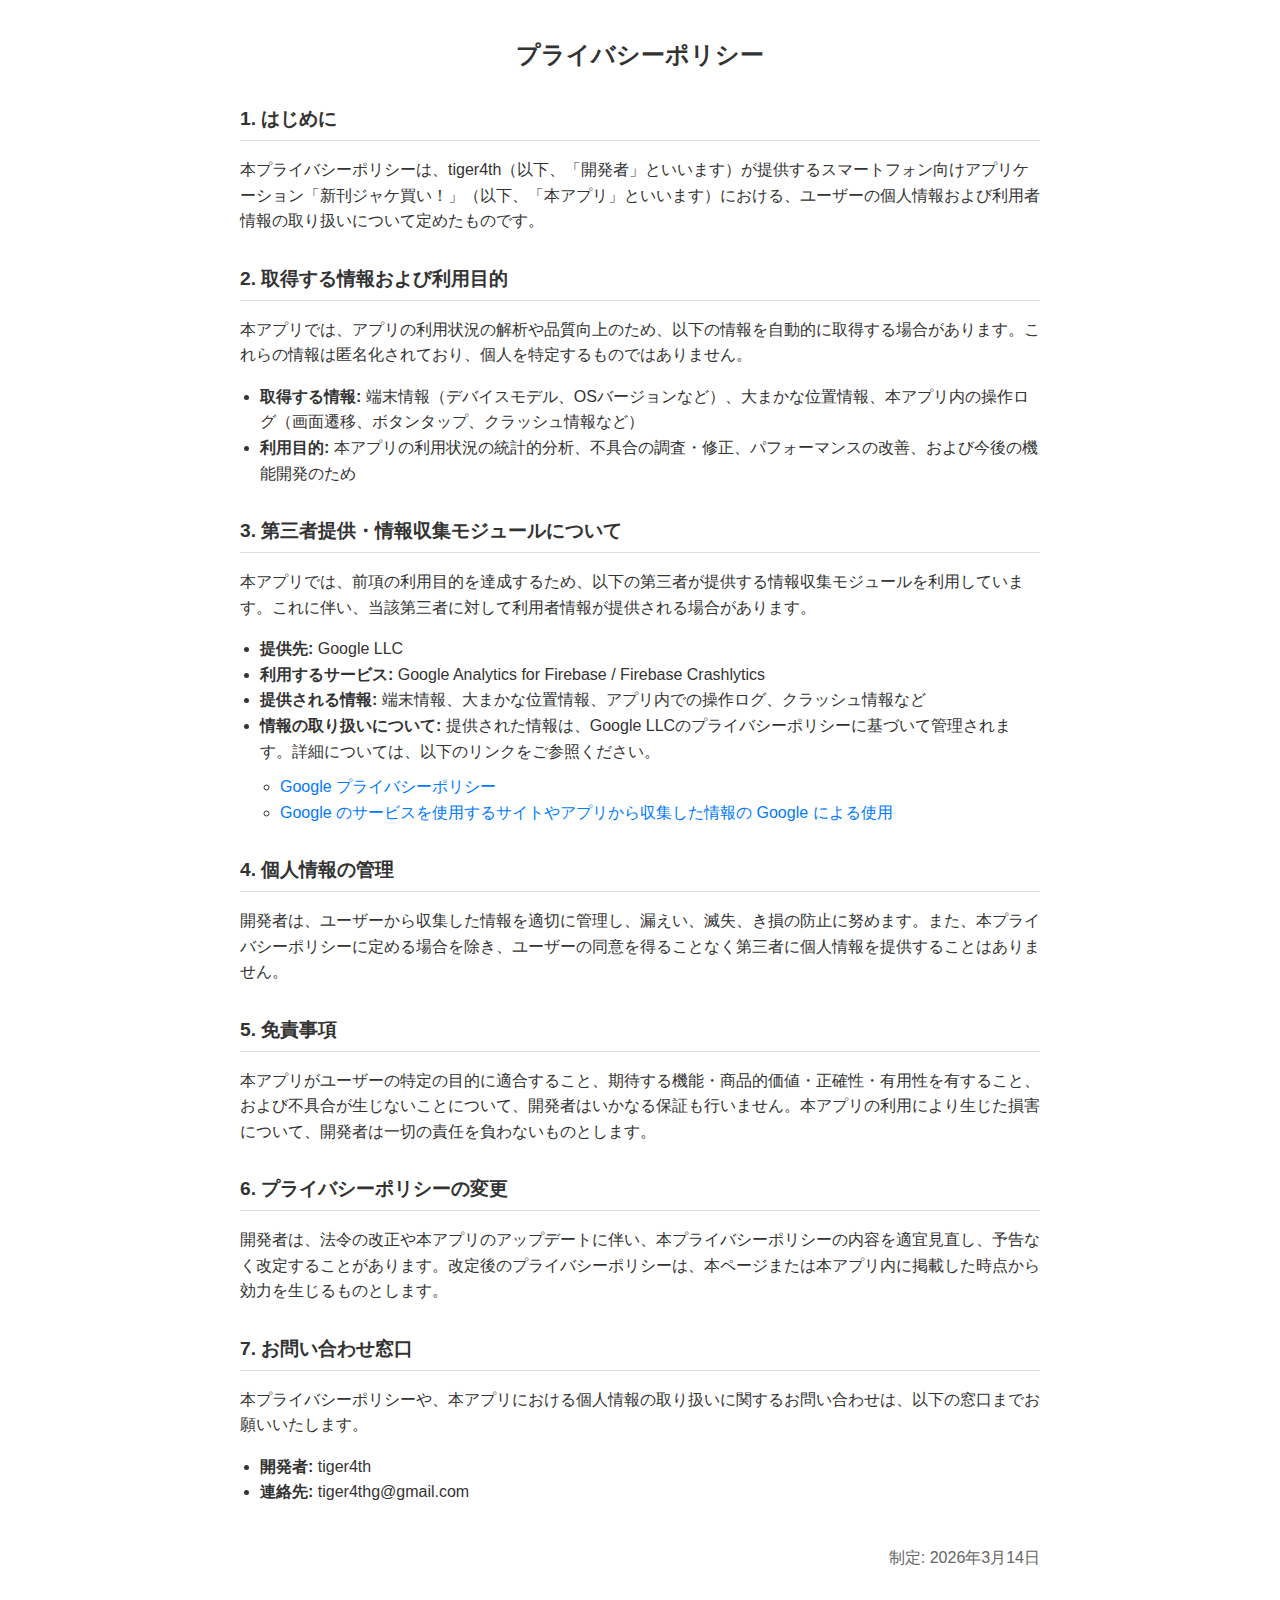
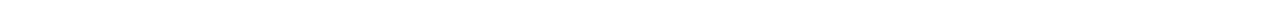
<file: jacket/privacy.html>
<!DOCTYPE html>
<html lang="ja">

<head>
    <meta charset="UTF-8">
    <meta name="viewport" content="width=device-width, initial-scale=1.0">
    <title>プライバシーポリシー - 新刊ジャケ買い！</title>
    <style>
        body {
            font-family: -apple-system, BlinkMacSystemFont, "Helvetica Neue", "Segoe UI", "Hiragino Kaku Gothic ProN", "Hiragino Sans", sans-serif;
            line-height: 1.6;
            color: #333;
            max-width: 800px;
            margin: 0 auto;
            padding: 20px;
        }

        h1 {
            font-size: 1.5rem;
            text-align: center;
            margin-bottom: 30px;
        }

        h2 {
            font-size: 1.2rem;
            border-bottom: 1px solid #ddd;
            padding-bottom: 5px;
            margin-top: 30px;
        }

        p,
        li {
            font-size: 1rem;
        }

        ul {
            margin-top: 10px;
            padding-left: 20px;
        }

        a {
            color: #007aff;
            text-decoration: none;
        }

        a:hover {
            text-decoration: underline;
        }

        .date {
            margin-top: 40px;
            font-size: 0.9rem;
            color: #666;
            text-align: right;
        }
    </style>
</head>

<body>

    <h1>プライバシーポリシー</h1>

    <h2>1. はじめに</h2>
    <p>本プライバシーポリシーは、tiger4th（以下、「開発者」といいます）が提供するスマートフォン向けアプリケーション「新刊ジャケ買い！」（以下、「本アプリ」といいます）における、ユーザーの個人情報および利用者情報の取り扱いについて定めたものです。
    </p>

    <h2>2. 取得する情報および利用目的</h2>
    <p>本アプリでは、アプリの利用状況の解析や品質向上のため、以下の情報を自動的に取得する場合があります。これらの情報は匿名化されており、個人を特定するものではありません。</p>
    <ul>
        <li><strong>取得する情報:</strong> 端末情報（デバイスモデル、OSバージョンなど）、大まかな位置情報、本アプリ内の操作ログ（画面遷移、ボタンタップ、クラッシュ情報など）</li>
        <li><strong>利用目的:</strong> 本アプリの利用状況の統計的分析、不具合の調査・修正、パフォーマンスの改善、および今後の機能開発のため</li>
    </ul>

    <h2>3. 第三者提供・情報収集モジュールについて</h2>
    <p>本アプリでは、前項の利用目的を達成するため、以下の第三者が提供する情報収集モジュールを利用しています。これに伴い、当該第三者に対して利用者情報が提供される場合があります。</p>
    <ul>
        <li><strong>提供先:</strong> Google LLC</li>
        <li><strong>利用するサービス:</strong> Google Analytics for Firebase / Firebase Crashlytics</li>
        <li><strong>提供される情報:</strong> 端末情報、大まかな位置情報、アプリ内での操作ログ、クラッシュ情報など</li>
        <li><strong>情報の取り扱いについて:</strong> 提供された情報は、Google LLCのプライバシーポリシーに基づいて管理されます。詳細については、以下のリンクをご参照ください。
            <ul>
                <li><a href="https://policies.google.com/privacy" target="_blank" rel="noopener noreferrer">Google
                        プライバシーポリシー</a></li>
                <li><a href="https://policies.google.com/technologies/partner-sites" target="_blank"
                        rel="noopener noreferrer">Google のサービスを使用するサイトやアプリから収集した情報の Google による使用</a></li>
            </ul>
        </li>
    </ul>

    <h2>4. 個人情報の管理</h2>
    <p>開発者は、ユーザーから収集した情報を適切に管理し、漏えい、滅失、き損の防止に努めます。また、本プライバシーポリシーに定める場合を除き、ユーザーの同意を得ることなく第三者に個人情報を提供することはありません。</p>

    <h2>5. 免責事項</h2>
    <p>本アプリがユーザーの特定の目的に適合すること、期待する機能・商品的価値・正確性・有用性を有すること、および不具合が生じないことについて、開発者はいかなる保証も行いません。本アプリの利用により生じた損害について、開発者は一切の責任を負わないものとします。
    </p>

    <h2>6. プライバシーポリシーの変更</h2>
    <p>開発者は、法令の改正や本アプリのアップデートに伴い、本プライバシーポリシーの内容を適宜見直し、予告なく改定することがあります。改定後のプライバシーポリシーは、本ページまたは本アプリ内に掲載した時点から効力を生じるものとします。
    </p>

    <h2>7. お問い合わせ窓口</h2>
    <p>本プライバシーポリシーや、本アプリにおける個人情報の取り扱いに関するお問い合わせは、以下の窓口までお願いいたします。</p>
    <ul>
        <li><strong>開発者:</strong> tiger4th</li>
        <li><strong>連絡先:</strong> tiger4thg@gmail.com</li>
    </ul>

    <div class="date">
        <p>制定: 2026年3月14日</p>
    </div>

</body>

</html>
</file>
<file: giin/css/responsive.css>
@media (min-width: 768px) and (max-width: 1024px) {
  .section {
    padding: 60px 0 45px;
  }
  .section-header .section-title {
    font-size: 22px;
  }
  .block-title {
    font-size: 16px;
  }
  #hero-area .contents {
    padding: 90px 0 20px;
  }
  .hero-area-2 .contents h2 {
    font-size: 30px;
    line-height: 36px;
  }
  .btn-trial {
    padding: 5px 9px;
    margin-left: 18px;
    font-size: 13px;
    text-transform: capitalize;
    margin-top: 5px;
  }
  .intro-img {
    /* padding: 90px 0; */
    padding: 90px 0 20px;
  }
  .contents .head-title {
    /* font-size: 30px !important; */
    font-size: 48px !important;
    line-height: 42px;
  }
  .hero-area-2 .contents {
    text-align: center;
  }
  .hero-area-2 .contents p {
    font-size: 24px;
  }
  .navbar-expand-md .navbar-nav .nav-link {
    padding: 12px 5px;
    font-size: 13px;
    margin-left: 15px;
  }
  #carousel-area .carousel-item .carousel-caption h2 {
    font-size: 22px;
  }
  #carousel-area .carousel-agency .carousel-caption h2 {
    font-size: 40px;
    line-height: 48px;
  }
  .text-wrapper h3 {
    font-size: 24px;
  }
  #download .download-wrapper {
    padding: 0;
  }
  #download .download-wrapper .download-text h4 {
    font-size: 22px;
  }
  #blog .blog-item-wrapper {
    margin-bottom: 30px;
  }
  #blog .blog-item-text h3 {
    font-size: 14px;
  }
  #download .btn {
    margin: 20px 5px;
  }
  #counter .counter-text h3 {
    font-size: 20px;
  }
  #counter .counter-box {
    padding: 15px 20px;
  }
  #counter .counter-box p {
    font-size: 16px;
  }
  #counter .counter-box p {
    font-size: 14px;
  }
  #counter .counter-box h3 {
    font-size: 40px;
  }
  .back-to-top {
    bottom: 55px;
  }
}

/* only small tablets */
@media (min-width: 768px) and (max-width: 991px) {
  /* .navbar-brand img {
    width: 80px;
  } */
  .navbar-expand-md .navbar-nav .nav-link {
    padding: 8px 5px;
    margin-left: 5px;
  }
  .hero-area .contents {
    padding: 100px 0 20px;
  }
  .hero-area-2 .contents h2 {
    line-height: 42px;
    font-size: 26px;
  }
  .hero-area-2 .contents {
    padding-bottom: 0px;
  }
  .hero-area-2 .intro-img {
    /* padding: 20px 0px 0px; */
    padding: 20px 0px;
  }
  .intro-img {
    padding: 0;
  }
  .btn-trial {
    padding: 4px 8px;
    margin-left: 18px;
    font-size: 12px;
    text-transform: capitalize;
    margin-top: 6px;
  }
  #features-two .img-thumb {
    margin: 30px 0;
  }
  .text-wrapper h3 {
    font-size: 18px;
  }
  .pricing-table .price {
    padding: 15px;
  }
  #download .download-wrapper .download-text h4 {
    font-size: 18px;
  }
  #download .btn {
    margin: 12px 0px 0px 0px;
    padding: 5px 15px;
    font-size: 12px;
  }
  .single-team {
    margin-bottom: 30px;
  }
  .widget {
    margin-top: 30px;
  }
  #counter .counter-box h3 {
    font-size: 40px;
  }
  .contact-info_area {
    margin-top: 15px;
  }
  #about .about-content {
    margin-top: 20px;
  }
  #carousel-screen {
    width: 100% !important;
  }
  .back-to-top {
    bottom: 55px;
  }
}

@media only screen and (max-width: 767px) {
  .section {
    padding: 60px 0 45px;
  }
  .hero-area .contents {
    padding: 100px 0 20px;
  }
  .hero-area .contents h2 {
    font-size: 22px;
    line-height: 30px;
    margin-bottom: 15px;
  }
  /* .hero-area-2 .contents h2 {
    font-size: 24px;
    line-height: 36px;
  } */
  .hero-area-2 .contents {
    padding-bottom: 0px;
  }
  .hero-area-2 .intro-img {
    /* padding: 20px 0px 0px; */
    padding: 20px 0px 20px;
  }
  .hero-area .intro-img {
    padding: 60px 0 0;
  }
  .navbar {
    padding: 0;
  }
  .bg-inverse {
    background: #191c1e;
  }
  .navbar-expand-md .navbar-brand,
  .navbar-expand-md .navbar-toggler {
    margin: 6px 15px;
  }
  .navbar-expand-md .navbar-nav {
    margin-bottom: 10px;
  }
  .navbar-expand-md .navbar-nav .nav-link {
    padding: 10px 0px;
    text-align: left;
    margin-left: 20px;
    margin-right: 20px;
  }
  .btn-trial {
    display: none;
  }
  .hero-area-2 .contents {
    padding: 100px 0 10px;
  }
  .hero-area-2 .contents .btn {
    margin-top: 20px;
  }
  #carousel-area .carousel-item .carousel-caption {
    top: 30%;
  }
  #carousel-area .carousel-item .carousel-caption h2 {
    font-size: 16px;
    line-height: 32px;
  }
  #carousel-area .carousel-agency .carousel-caption h2 {
    line-height: 30px;
  }
  #carousel-area .carousel-item .carousel-caption .btn {
    margin: 8px 5px;
    padding: 7px 16px;
    text-transform: capitalize;
    font-size: 14px;
  }
  .section-header .section-title {
    font-size: 22px;
  }
  #features-two .img-thumb {
    margin: 30px 0;
  }
  .text-wrapper h3 {
    font-size: 18px;
  }
  #blog .blog-item-wrapper {
    margin-bottom: 30px;
  }
  .pricing-tables .pricing-table {
    margin-bottom: 30px;
  }
  .counters .facts-item {
    margin-bottom: 30px;
  }
  .single-team {
    margin-bottom: 30px;
  }
  .single-feature {
    margin-bottom: 30px;
  }
  .widget {
    margin-top: 30px;
  }
  .video-promo .video-promo-content h2 {
    font-size: 20px;
  }
  .controls a {
    padding: 8px 16px;
  }
  .offer-area h2 {
    font-size: 20px;
    line-height: 30px;
  }
  .contact-info_area {
    margin-top: 15px;
  }
  .pricing-table {
    margin-bottom: 30px;
  }
  .text-wrapper {
    margin-bottom: 15px;
  }
  #download {
    padding: 60px 0 30px;
  }
  #download .download-wrapper {
    padding: 50px 0;
  }
  #download .download-wrapper .download-text h4 {
    font-size: 24px;
  }
  #contact h2 {
    font-size: 18px;
  }
  #about .about-content {
    margin-top: 20px;
  }
  #carousel-screen {
    width: 100% !important;
  }
  .back-to-top {
    bottom: 55px;
  }
}

@media (min-width: 320px) and (max-width: 480px) {
  .section {
    padding: 60px 0 45px;
  }
  .section-header {
    margin-bottom: 30px;
  }
  .navbar {
    padding: 0;
  }
  .bg-inverse {
    background: #191c1e;
  }
  .navbar-expand-md .navbar-brand,
  .navbar-expand-md .navbar-toggler {
    margin: 6px 15px;
  }
  .navbar-expand-md .navbar-nav {
    margin-bottom: 10px;
  }
  .navbar-expand-md .navbar-nav .nav-link {
    padding: 10px 0px;
    text-align: left;
    margin-left: 20px;
    margin-right: 20px;
  }
  .btn-trial {
    display: none;
  }
  .section-header .section-title {
    font-size: 20px;
    line-height: 30px;
  }
  .contents .head-title {
    /* font-size: 20px !important; */
    font-size: 48px !important;
    /* line-height: 30px; */
    text-align: center;
  }
  .hero-area-2 .contents p {
    font-size: 24px;
    text-align: center;
  }
  .hero-area .contents {
    padding: 100px 0 20px;
  }
  .hero-area .contents .btn {
    margin-right: 5px;
    padding: 7px 20px;
    margin-top: 20px;
  }
  .hero-area-2 .contents {
    padding: 100px 0 10px;
  }
  .hero-area-2 .contents .btn {
    margin-top: 20px;
  }
  .intro-img {
    padding: 0;
  }
  #carousel-area .carousel-item .carousel-caption {
    top: 30%;
  }
  #carousel-area .carousel-item .carousel-caption h2 {
    font-size: 15px;
    line-height: 22px;
  }
  #carousel-area .carousel-item .carousel-caption .btn {
    margin: 8px 5px;
    padding: 7px 16px;
    text-transform: capitalize;
    font-size: 14px;
  }
  #carousel-area .carousel-control-next i, #carousel-area .carousel-control-prev i {
    background: transparent !important;
  }
  #carousel-area .carousel-control-next i:hover, #carousel-area .carousel-control-prev i:hover {
    background: transparent !important;
    border: none !important;
  }
  #carousel-area .carousel-control-next i, #carousel-area .carousel-control-prev i {
    color: #fff;
  }
  #carousel-area .carousel-control-prev {
    left: 0%;
  }
  #carousel-area .carousel-control-next {
    right: 0%;
  }
  #features .nav-tabs {
    margin-top: -40px;
  }
  #features .nav .nav-item .nav-link {
    font-size: 12px;
  }
  #features .nav .nav-item .nav-link i {
    font-size: 20px;
  }
  #counter .counter-text h3 {
    font-size: 18px;
  }
  #features-two .img-thumb {
    margin: 30px 0;
  }
  #about .about-content h3 {
    font-size: 22px;
  }
  .text-wrapper h3 {
    font-size: 18px;
  }
  .testimonial-item {
    padding: 10px;
  }
  .text-right {
    text-align: left !important;
  }
  .pricing-tables .pricing-table {
    margin-bottom: 30px;
  }
  .subscribe-form .sub-title h3 {
    font-size: 20px;
  }
  .subscribe-form .form-wrapper .form-control {
    padding: 20px 16px;
    font-size: 14px;
  }
  .subscribe-form .form-wrapper .btn-search {
    width: 115px;
    font-size: 11px;
  }
  #download .download-wrapper {
    /* padding: 30px 20px; */
    padding: 30px 0px;
  }
  #download .download-wrapper h4 {
    font-size: 14px;
  }
  #blog .blog-item-wrapper {
    margin-bottom: 30px;
  }
  #blog .blog-item-text h3 a {
    font-size: 16px;
  }
  #contact .contact-block {
    padding: 30px 15px;
  }
  .single-team {
    margin-bottom: 30px;
  }
  .single-feature {
    margin-bottom: 30px;
  }
  .copyright p {
    line-height: 26px;
  }
  .widget {
    margin-top: 30px;
  }
  .video-promo .video-promo-content h2 {
    font-size: 20px;
  }
  .controls a {
    padding: 8px 16px;
    margin-bottom: 5px;
  }
  .offer-area h2 {
    font-size: 20px;
    line-height: 30px;
  }
  #contact h2 {
    font-size: 18px;
  }
  #about .about-content {
    margin-top: 20px;
  }
  .about-img {
    margin-bottom: 30px;
  }
  .footer-social li {
    margin-right: 8px;
  }
  #carousel-screen {
    width: 100% !important;
  }
  #screenshots {
    padding-bottom: 60px !important;
  }
  .back-to-top {
    bottom: 55px;
  }
}
</file>
<file: giin/css/line-icons.css>
@font-face {
  font-family: 'LineIcons';
  src:  url('../fonts/LineIcons.eot?ibaccn');
  src:  url('../fonts/LineIcons.eot?ibaccn#iefix') format('embedded-opentype'),
    url('../fonts/LineIcons.ttf?ibaccn') format('truetype'),
    url('../fonts/LineIcons.woff?ibaccn') format('woff'),
    url('../fonts/LineIcons.svg?ibaccn#LineIcons') format('svg');
  font-weight: normal;
  font-style: normal;
}

[class^="lni-"], [class*=" lni-"] {
  /* use !important to prevent issues with browser extensions that change fonts */
  font-family: 'LineIcons' !important;
  speak: none;
  font-style: normal;
  font-weight: normal;
  font-variant: normal;
  text-transform: none;
  line-height: 1;

  /* Better Font Rendering =========== */
  -webkit-font-smoothing: antialiased;
  -moz-osx-font-smoothing: grayscale;
}

.lni-add-files:before {
  content: "\e900";
}
.lni-agenda:before {
  content: "\e901";
}
.lni-alarm-clock:before {
  content: "\e902";
}
.lni-alarm:before {
  content: "\e903";
}
.lni-amazon:before {
  content: "\e904";
}
.lni-amex:before {
  content: "\e905";
}
.lni-anchor:before {
  content: "\e906";
}
.lni-android:before {
  content: "\e907";
}
.lni-angle-double-down:before {
  content: "\e908";
}
.lni-angle-double-left:before {
  content: "\e909";
}
.lni-angle-double-right:before {
  content: "\e90a";
}
.lni-angle-double-up:before {
  content: "\e90b";
}
.lni-apartment:before {
  content: "\e90c";
}
.lni-apple:before {
  content: "\e90d";
}
.lni-archive:before {
  content: "\e90e";
}
.lni-arrow-down-circle:before {
  content: "\e90f";
}
.lni-arrow-down:before {
  content: "\e910";
}
.lni-arrow-left-circle:before {
  content: "\e911";
}
.lni-arrow-left:before {
  content: "\e912";
}
.lni-arrow-right-circle:before {
  content: "\e913";
}
.lni-arrow-right:before {
  content: "\e914";
}
.lni-arrow-top-left:before {
  content: "\e915";
}
.lni-arrow-top-right:before {
  content: "\e916";
}
.lni-arrow-up-circle:before {
  content: "\e917";
}
.lni-arrow-up:before {
  content: "\e918";
}
.lni-arrows-horizontal:before {
  content: "\e919";
}
.lni-arrows-vertical:before {
  content: "\e91a";
}
.lni-ban:before {
  content: "\e91b";
}
.lni-bar-chart:before {
  content: "\e91c";
}
.lni-basketball:before {
  content: "\e91d";
}
.lni-behance:before {
  content: "\e91e";
}
.lni-bi-cycle:before {
  content: "\e91f";
}
.lni-bitbucket:before {
  content: "\e920";
}
.lni-bitcoin:before {
  content: "\e921";
}
.lni-blackboard:before {
  content: "\e922";
}
.lni-bluetooth:before {
  content: "\e923";
}
.lni-bold:before {
  content: "\e924";
}
.lni-bolt-alt:before {
  content: "\e925";
}
.lni-bolt:before {
  content: "\e926";
}
.lni-book:before {
  content: "\e927";
}
.lni-bookmark-alt:before {
  content: "\e928";
}
.lni-bookmark:before {
  content: "\e929";
}
.lni-briefcase:before {
  content: "\e92a";
}
.lni-brush-alt:before {
  content: "\e92b";
}
.lni-brush:before {
  content: "\e92c";
}
.lni-bubble:before {
  content: "\e92d";
}
.lni-bug:before {
  content: "\e92e";
}
.lni-bulb:before {
  content: "\e92f";
}
.lni-bullhorn:before {
  content: "\e930";
}
.lni-bus:before {
  content: "\e931";
}
.lni-calendar:before {
  content: "\e932";
}
.lni-camera:before {
  content: "\e933";
}
.lni-car:before {
  content: "\e934";
}
.lni-cart-full:before {
  content: "\e935";
}
.lni-cart:before {
  content: "\e936";
}
.lni-check-box:before {
  content: "\e937";
}
.lni-check-mark-circle:before {
  content: "\e938";
}
.lni-chevron-down-circle:before {
  content: "\e939";
}
.lni-chevron-down:before {
  content: "\e93a";
}
.lni-chevron-left-circle:before {
  content: "\e93b";
}
.lni-chevron-left:before {
  content: "\e93c";
}
.lni-chevron-right-circle:before {
  content: "\e93d";
}
.lni-chevron-right:before {
  content: "\e93e";
}
.lni-chevron-up-circle:before {
  content: "\e93f";
}
.lni-chevron-up:before {
  content: "\e940";
}
.lni-chrome:before {
  content: "\e941";
}
.lni-circle-minus:before {
  content: "\e942";
}
.lni-clipboard:before {
  content: "\e943";
}
.lni-close:before {
  content: "\e944";
}
.lni-cloud-check:before {
  content: "\e945";
}
.lni-cloud-download:before {
  content: "\e946";
}
.lni-cloud-sync:before {
  content: "\e947";
}
.lni-cloud-upload:before {
  content: "\e948";
}
.lni-cloud:before {
  content: "\e949";
}
.lni-code:before {
  content: "\e94a";
}
.lni-coffee-cup:before {
  content: "\e94b";
}
.lni-cog:before {
  content: "\e94c";
}
.lni-color-pallet:before {
  content: "\e94d";
}
.lni-comment-reply-alt:before {
  content: "\e94e";
}
.lni-comments-alt:before {
  content: "\e94f";
}
.lni-comments:before {
  content: "\e950";
}
.lni-construction:before {
  content: "\e951";
}
.lni-control-panel:before {
  content: "\e952";
}
.lni-crop:before {
  content: "\e953";
}
.lni-cross-circle:before {
  content: "\e954";
}
.lni-crown:before {
  content: "\e955";
}
.lni-css3:before {
  content: "\e956";
}
.lni-cup:before {
  content: "\e957";
}
.lni-cut:before {
  content: "\e958";
}
.lni-dashboard:before {
  content: "\e959";
}
.lni-database:before {
  content: "\e95a";
}
.lni-dinner:before {
  content: "\e95b";
}
.lni-direction-alt:before {
  content: "\e95c";
}
.lni-direction-ltr:before {
  content: "\e95d";
}
.lni-direction-rtl:before {
  content: "\e95e";
}
.lni-direction:before {
  content: "\e95f";
}
.lni-display:before {
  content: "\e960";
}
.lni-download:before {
  content: "\e961";
}
.lni-drop:before {
  content: "\e962";
}
.lni-dropbox:before {
  content: "\e963";
}
.lni-drupal:before {
  content: "\e964";
}
.lni-emoji-neutral:before {
  content: "\e965";
}
.lni-emoji-sad:before {
  content: "\e966";
}
.lni-emoji-smile:before {
  content: "\e967";
}
.lni-empty-file:before {
  content: "\e968";
}
.lni-enter:before {
  content: "\e969";
}
.lni-envelope:before {
  content: "\e96a";
}
.lni-eraser:before {
  content: "\e96b";
}
.lni-exit-down:before {
  content: "\e96c";
}
.lni-exit-up:before {
  content: "\e96d";
}
.lni-exit:before {
  content: "\e96e";
}
.lni-eye:before {
  content: "\e96f";
}
.lni-facebook-filled:before {
  content: "\e970";
}
.lni-facebook:before {
  content: "\e971";
}
.lni-files:before {
  content: "\e972";
}
.lni-film-play:before {
  content: "\e973";
}
.lni-firefox:before {
  content: "\e974";
}
.lni-flag-alt:before {
  content: "\e975";
}
.lni-flag-cubic:before {
  content: "\e976";
}
.lni-flag:before {
  content: "\e977";
}
.lni-folder:before {
  content: "\e978";
}
.lni-frame-contract:before {
  content: "\e979";
}
.lni-frame-expand:before {
  content: "\e97a";
}
.lni-full-screen:before {
  content: "\e97b";
}
.lni-funnel:before {
  content: "\e97c";
}
.lni-gallery:before {
  content: "\e97d";
}
.lni-game:before {
  content: "\e97e";
}
.lni-gift:before {
  content: "\e97f";
}
.lni-git:before {
  content: "\e980";
}
.lni-github:before {
  content: "\e981";
}
.lni-google-plus:before {
  content: "\e982";
}
.lni-graduation:before {
  content: "\e983";
}
.lni-grid-alt:before {
  content: "\e984";
}
.lni-grid:before {
  content: "\e985";
}
.lni-hammer:before {
  content: "\e986";
}
.lni-hand:before {
  content: "\e987";
}
.lni-harddrive:before {
  content: "\e988";
}
.lni-headphone-alt:before {
  content: "\e989";
}
.lni-headphone:before {
  content: "\e98a";
}
.lni-heart-filled:before {
  content: "\e98b";
}
.lni-heart-pulse:before {
  content: "\e98c";
}
.lni-heart:before {
  content: "\e98d";
}
.lni-help:before {
  content: "\e98e";
}
.lni-highlight-alt:before {
  content: "\e98f";
}
.lni-highlight:before {
  content: "\e990";
}
.lni-hmage:before {
  content: "\e991";
}
.lni-hobile:before {
  content: "\e992";
}
.lni-home:before {
  content: "\e993";
}
.lni-hourglass:before {
  content: "\e994";
}
.lni-html5:before {
  content: "\e995";
}
.lni-inbox:before {
  content: "\e996";
}
.lni-indent-decrease:before {
  content: "\e997";
}
.lni-indent-increase:before {
  content: "\e998";
}
.lni-Infinite:before {
  content: "\e999";
}
.lni-information:before {
  content: "\e99a";
}
.lni-instagram-filled:before {
  content: "\e99b";
}
.lni-instagram:before {
  content: "\e99c";
}
.lni-italic:before {
  content: "\e99d";
}
.lni-joomla:before {
  content: "\e99e";
}
.lni-key:before {
  content: "\e99f";
}
.lni-keyboard:before {
  content: "\e9a0";
}
.lni-laptop-phone:before {
  content: "\e9a1";
}
.lni-laptop:before {
  content: "\e9a2";
}
.lni-layers:before {
  content: "\e9a3";
}
.lni-layout:before {
  content: "\e9a4";
}
.lni-leaf:before {
  content: "\e9a5";
}
.lni-licencse:before {
  content: "\e9a6";
}
.lni-line-dashed:before {
  content: "\e9a7";
}
.lni-line-dotted:before {
  content: "\e9a8";
}
.lni-line-double:before {
  content: "\e9a9";
}
.lni-line-spacing:before {
  content: "\e9aa";
}
.lni-link:before {
  content: "\e9ab";
}
.lni-linkedin-fill:before {
  content: "\e9ac";
}
.lni-linkedin:before {
  content: "\e9ad";
}
.lni-list:before {
  content: "\e9ae";
}
.lni-lock:before {
  content: "\e9af";
}
.lni-magnet:before {
  content: "\e9b0";
}
.lni-magnifier:before {
  content: "\e9b1";
}
.lni-map-marker:before {
  content: "\e9b2";
}
.lni-map:before {
  content: "\e9b3";
}
.lni-mastercard:before {
  content: "\e9b4";
}
.lni-medall-alt:before {
  content: "\e9b5";
}
.lni-medall:before {
  content: "\e9b6";
}
.lni-medium:before {
  content: "\e9b7";
}
.lni-menu-circle:before {
  content: "\e9b8";
}
.lni-menu:before {
  content: "\e9b9";
}
.lni-mic:before {
  content: "\e9ba";
}
.lni-microphone:before {
  content: "\e9bb";
}
.lni-minus:before {
  content: "\e9bc";
}
.lni-mobile:before {
  content: "\e9bd";
}
.lni-more-alt:before {
  content: "\e9be";
}
.lni-more:before {
  content: "\e9bf";
}
.lni-mouse:before {
  content: "\e9c0";
}
.lni-move:before {
  content: "\e9c1";
}
.lni-music:before {
  content: "\e9c2";
}
.lni-notepad:before {
  content: "\e9c3";
}
.lni-package:before {
  content: "\e9c4";
}
.lni-page-break:before {
  content: "\e9c5";
}
.lni-paint-bucket:before {
  content: "\e9c6";
}
.lni-paint-roller:before {
  content: "\e9c7";
}
.lni-paperclip:before {
  content: "\e9c8";
}
.lni-paypal:before {
  content: "\e9c9";
}
.lni-pencil-alt:before {
  content: "\e9ca";
}
.lni-pencil:before {
  content: "\e9cb";
}
.lni-phone-handset:before {
  content: "\e9cc";
}
.lni-phone:before {
  content: "\e9cd";
}
.lni-pie-chart:before {
  content: "\e9ce";
}
.lni-pilcrow:before {
  content: "\e9cf";
}
.lni-pin-alt:before {
  content: "\e9d0";
}
.lni-pin-corner:before {
  content: "\e9d1";
}
.lni-pin:before {
  content: "\e9d2";
}
.lni-pinterest:before {
  content: "\e9d3";
}
.lni-playstore:before {
  content: "\e9d4";
}
.lni-plug:before {
  content: "\e9d5";
}
.lni-plus:before {
  content: "\e9d6";
}
.lni-pointer-down:before {
  content: "\e9d7";
}
.lni-pointer-left:before {
  content: "\e9d8";
}
.lni-pointer-right:before {
  content: "\e9d9";
}
.lni-pointer-up:before {
  content: "\e9da";
}
.lni-pointer:before {
  content: "\e9db";
}
.lni-power-switch:before {
  content: "\e9dc";
}
.lni-printer:before {
  content: "\e9dd";
}
.lni-pulse:before {
  content: "\e9de";
}
.lni-question-circle:before {
  content: "\e9df";
}
.lni-quora:before {
  content: "\e9e0";
}
.lni-reddit:before {
  content: "\e9e1";
}
.lni-reload:before {
  content: "\e9e2";
}
.lni-reply:before {
  content: "\e9e3";
}
.lni-rocket:before {
  content: "\e9e4";
}
.lni-rss-feed:before {
  content: "\e9e5";
}
.lni-ruler-alt:before {
  content: "\e9e6";
}
.lni-ruler-pencil:before {
  content: "\e9e7";
}
.lni-ruler:before {
  content: "\e9e8";
}
.lni-save-alt:before {
  content: "\e9e9";
}
.lni-save:before {
  content: "\e9ea";
}
.lni-search:before {
  content: "\e9eb";
}
.lni-select:before {
  content: "\e9ec";
}
.lni-share-alt:before {
  content: "\e9ed";
}
.lni-share:before {
  content: "\e9ee";
}
.lni-shield:before {
  content: "\e9ef";
}
.lni-shift-left:before {
  content: "\e9f0";
}
.lni-shift-right:before {
  content: "\e9f1";
}
.lni-shortcode:before {
  content: "\e9f2";
}
.lni-signal:before {
  content: "\e9f3";
}
.lni-slice:before {
  content: "\e9f4";
}
.lni-sort-alpha-asc:before {
  content: "\e9f5";
}
.lni-sort-amount-asc:before {
  content: "\e9f6";
}
.lni-soundcloud:before {
  content: "\e9f7";
}
.lni-spellcheck:before {
  content: "\e9f8";
}
.lni-spotify:before {
  content: "\e9f9";
}
.lni-spray:before {
  content: "\e9fa";
}
.lni-stamp:before {
  content: "\e9fb";
}
.lni-star-empty:before {
  content: "\e9fc";
}
.lni-star-filled:before {
  content: "\e9fd";
}
.lni-star-half:before {
  content: "\e9fe";
}
.lni-star:before {
  content: "\e9ff";
}
.lni-stats-down:before {
  content: "\ea00";
}
.lni-stats-up:before {
  content: "\ea01";
}
.lni-strikethrough:before {
  content: "\ea02";
}
.lni-stripe:before {
  content: "\ea03";
}
.lni-support:before {
  content: "\ea04";
}
.lni-tab:before {
  content: "\ea05";
}
.lni-tag:before {
  content: "\ea06";
}
.lni-target:before {
  content: "\ea07";
}
.lni-teabag:before {
  content: "\ea08";
}
.lni-text-align-right:before {
  content: "\ea09";
}
.lni-text-align-center:before {
  content: "\ea0a";
}
.lni-text-align-justify:before {
  content: "\ea0b";
}
.lni-text-align-left:before {
  content: "\ea0c";
}
.lni-text-format-remove:before {
  content: "\ea0d";
}
.lni-text-format:before {
  content: "\ea0e";
}
.lni-text-size:before {
  content: "\ea0f";
}
.lni-thought:before {
  content: "\ea10";
}
.lni-thumbs-down:before {
  content: "\ea11";
}
.lni-thumbs-up:before {
  content: "\ea12";
}
.lni-ticket-alt:before {
  content: "\ea13";
}
.lni-ticket:before {
  content: "\ea14";
}
.lni-timer:before {
  content: "\ea15";
}
.lni-train:before {
  content: "\ea16";
}
.lni-trash:before {
  content: "\ea17";
}
.lni-tshirt:before {
  content: "\ea18";
}
.lni-twitter-filled:before {
  content: "\ea19";
}
.lni-twitter:before {
  content: "\ea1a";
}
.lni-underline:before {
  content: "\ea1b";
}
.lni-unlink:before {
  content: "\ea1c";
}
.lni-unlock:before {
  content: "\ea1d";
}
.lni-upload:before {
  content: "\ea1e";
}
.lni-user:before {
  content: "\ea1f";
}
.lni-users:before {
  content: "\ea20";
}
.lni-vector:before {
  content: "\ea21";
}
.lni-video:before {
  content: "\ea22";
}
.lni-visa:before {
  content: "\ea23";
}
.lni-volume-high:before {
  content: "\ea24";
}
.lni-volume-low:before {
  content: "\ea25";
}
.lni-volume-medium:before {
  content: "\ea26";
}
.lni-volume-mute:before {
  content: "\ea27";
}
.lni-wallet:before {
  content: "\ea28";
}
.lni-warning:before {
  content: "\ea29";
}
.lni-wheelchair:before {
  content: "\ea2a";
}
.lni-wordpress-filled:before {
  content: "\ea2b";
}
.lni-wordpress:before {
  content: "\ea2c";
}
.lni-world-alt:before {
  content: "\ea2d";
}
.lni-world:before {
  content: "\ea2e";
}
.lni-write:before {
  content: "\ea2f";
}
.lni-zip:before {
  content: "\ea30";
}
.lni-zoom-in:before {
  content: "\ea31";
}
.lni-zoom-out:before {
  content: "\ea32";
}
</file>
<file: giin/css/main.css>
/*
Theme Name:       Proton - Bootstrap 4 Template
Author:           UIdeck
Author URI:       http://uideck.com
Text Domain:      UIdeck
Domain Path:      /languages/
*/
/*TABLE OF CONTENT */
/* CORE: */
/* ____Bootstrap */
/* ____Logo */
/* ____Icon */
/* ____Button */
/* ____Section */
/* ____Nav */
/* ____Header */
/* ____Footer */
/* MODULES: */
/* ____Carouse Slider */
/* ____Features */
/* ____Counter */
/* ____Screenshots */
/* ____Team */
/* ____Testimonial */
/* ____Download */
/* ____Subscribe */
/* ____Pricing-table */
/* ____Blog */
/* ____Contact*/
/* ==========================================================================
   IMPORT GOOGLE FONTS
   ========================================================================== */
/* @import url("https://fonts.googleapis.com/css?family=LINE Seed:400,600|Roboto"); */

@font-face {
  font-family: 'LINE Seed';
  font-style: normal;
  font-weight: 100;
  font-display: swap;
  src: url("../fonts/LINESeedJP_OTF_Th.woff2") format("woff2");
}

@font-face {
  font-family: 'LINE Seed';
  font-style: normal;
  font-weight: 400;
  font-display: swap;
  src: url("../fonts/LINESeedJP_OTF_Rg.woff2") format("woff2");
}

@font-face {
  font-family: 'LINE Seed';
  font-style: normal;
  font-weight: 700;
  font-display: swap;
  src: url("../fonts/LINESeedJP_OTF_Bd.woff2") format("woff2");
}

@font-face {
  font-family: 'LINE Seed';
  font-style: normal;
  font-weight: 900;
  font-display: swap;
  src: url("../fonts/LINESeedJP_OTF_Eb.woff2") format("woff2");
}

/* ==========================================================================
   GENERAL
   ========================================================================== */
body {
  font-family: 'LINE Seed', 'Roboto', sans-serif;
  /* color: #a0a6ad; */
  color: #333;
  font-size: 14px;
  font-weight: 400;
  background: #fff;
  overflow-x: hidden;
}

html {
  overflow-x: hidden;
}

p {
  font-size: 14px;
  /* color: #a0a6ad; */
  color: #333;
  line-height: 26px;
  font-family: 'LINE Seed', 'Roboto', sans-serif;
  margin-bottom: 0;
}

/* a:hover, a:focus {
  color: #3c9cfd;
} */

/* a {
  color: #3c9cfd;
  -webkit-transition: all 0.3s ease-in-out;
  -moz-transition: all 0.3s ease-in-out;
  -o-transition: all 0.3s ease-in-out;
  transition: all 0.3s ease-in-out;
} */

h2, h3, h4, h5 {
  font-family: 'LINE Seed', sans-serif;
  font-size: 40px;
  font-weight: 700;
  color: #191c1e;
}

ul {
  margin: 0;
  padding: 0;
}

ul li {
  list-style: none;
}

a:hover,
a:focus {
  text-decoration: none;
  outline: none;
}

a:not([href]):not([tabindex]) {
  color: #fff;
}

a:not([href]):not([tabindex]):focus, a:not([href]):not([tabindex]):hover {
  color: #fff;
}

.bg-transparent {
  background: transparent !important;
}

.bg-defult {
  background: #3c9cfd !important;
}

/* ==========================================================================
   Section Title
   ========================================================================== */
.section {
  padding: 80px 0 65px;
}

.section-header {
  color: #fff;
  margin-bottom: 50px;
  text-align: center;
  position: relative;
}

.section-header .section-title {
  font-size: 30px;
  margin-bottom: 20px;
  font-family: 'LINE Seed', sans-serif;
  font-weight: 600;
  -webkit-background-clip: text;
  -webkit-text-fill-color: transparent;
  background-clip: text;
  text-fill-color: transparent;
  background-color: #2dfbff;
  background-image: -webkit-linear-gradient(bottom right, #3c96ff, #2dfbff);
  background-image: -o-linear-gradient(bottom right, #3c96ff, #2dfbff);
  background-image: linear-gradient(to top left, #3c96ff, #2dfbff);
  position: relative;
}

/* ==========================================================================
   Buttons
   ========================================================================== */
.btn {
  font-size: 14px;
  padding: 10px 30px;
  border-radius: 30px;
  font-family: 'LINE Seed', sans-serif;
  letter-spacing: 1px;
  font-weight: 600;
  color: #fff;
  border: none;
  text-transform: uppercase;
  -webkit-transition: all 0.3s ease-in-out;
  -moz-transition: all 0.3s ease-in-out;
  -o-transition: all 0.3s ease-in-out;
  transition: all 0.3s ease-in-out;
  display: inline-block;
}

.btn:focus,
.btn:active {
  box-shadow: none;
  outline: none;
}

.btn-common {
  background-image: -moz-linear-gradient(0deg, #3c96ff 0%, #2dfbff 100%);
  background-image: -webkit-linear-gradient(0deg, #3c96ff 0%, #2dfbff 100%);
  background-image: -ms-linear-gradient(0deg, #3c96ff 0%, #2dfbff 100%);
  position: relative;
  z-index: 1;
}

.btn-common:hover {
  color: #fff;
  box-shadow: 0px 8px 9px 0px rgba(96, 94, 94, 0.17);
}

.btn-effect {
  overflow: hidden;
}

.btn-effect:after {
  content: '';
  position: absolute;
  width: 0;
  height: 100%;
  z-index: 1;
  left: 0;
  top: 0;
  background: rgba(0, 0, 0, 0.1);
  -webkit-transition: all 0.3s ease;
  -moz-transition: all 0.3s ease;
  transition: all 0.3s ease;
}

.btn-effect:hover:after {
  width: 100%;
}

.btn-border {
  border-style: solid;
  border-width: 2px;
  cursor: pointer;
  background-color: transparent;
  border-color: #3c9cfd;
  color: #3c9cfd;
}

.btn-border:hover {
  box-shadow: 0px 8px 9px 0px rgba(96, 94, 94, 0.17);
}

.btn-border-filled {
  cursor: pointer;
  background-color: #fff;
  border: 2px solid #fff;
  color: #3c9cfd;
}

.btn-border-filled:hover {
  color: #3c9cfd;
  background-color: #ffffff;
  box-shadow: 0px 8px 9px 0px rgba(96, 94, 94, 0.17);
}

.btn-lg {
  padding: 14px 33px;
  text-transform: uppercase;
  font-size: 16px;
}

.btn-rm {
  color: #3c9cfd;
  padding: 10px 0;
  text-transform: capitalize;
  font-size: 16px;
}

.btn-rm i {
  vertical-align: middle;
}

.btn-trial {
  background: #fff;
  color: #191c1e;
  padding: 5px 20px;
  margin-left: 30px;
}

.btn-trial:hover,
.btn-trial:active,
.btn-trial:focus {
  color: #3c9cfd;
}

.btn-apple {
  border-width: 2px;
  border-color: #3c96ff;
  border-style: solid;
  background: linear-gradient(to right, #3c96ff 0%, #2dfbff 100%);
  -webkit-background-clip: text;
  -webkit-text-fill-color: transparent;
  transition: all 0.3s ease-in-out;
  -moz-transition: all 0.3s ease-in-out;
  -webkit-transition: all 0.3s ease-in-out;
  -o-transition: all 0.3s ease-in-out;
}

.btn-apple i {
  background: linear-gradient(to right, #3c96ff 0%, #2dfbff 100%);
  -webkit-background-clip: text;
  -webkit-text-fill-color: transparent;
}

.btn-apple:hover,
.btn-apple:active,
.btn-apple:focus {
  background: linear-gradient(to right, #3c96ff 0%, #2dfbff 100%) !important;
  -webkit-background-clip: text !important;
  -webkit-text-fill-color: transparent !important;
}

button:focus {
  outline: none !important;
}

.btn-border-fill {
  background: #fff;
  border-color: #fff;
  color: #3c9cfd;
}

.btn-subtitle {
  color: #191c1e;
  font-family: 'LINE Seed', sans-serif;
  background: #dbecff;
  text-align: center;
  border-radius: 30px;
  padding: 6px 30px;
  text-transform: uppercase;
  font-weight: 700;
  margin-bottom: 20px;
  font-size: 14px;
}

.clear {
  clear: both;
}

.mt {
  margin-top: 80px;
}

.mt-30 {
  margin-top: 30px;
}

.mb-30 {
  margin-bottom: 30px;
}

.mb-50 {
  margin-bottom: 50px;
}

.padding-0 {
  padding: 0;
}

/* ==========================================================================
   Social Iocns
   ========================================================================== */
.social-icons {
  margin-bottom: 20px;
}

.social-icons ul {
  margin: 0;
  padding: 0;
  list-style: none;
}

.social-icons ul li {
  display: inline;
}

.social-icons ul li a {
  display: inline-block;
  margin-left: 5px;
  margin-right: 5px;
  margin-bottom: 15px;
  border-radius: 4px;
  border: 1px solid rgba(255, 254, 254, 0.07);
  line-height: 40px;
  width: 40px;
  height: 40px;
  text-align: center;
  font-size: 16px;
}

.social-icons ul li a:hover {
  color: #fff;
}

.facebook a {
  color: #4867AA;
}

.facebook a:hover {
  background: #4867AA;
}

.twitter a {
  color: #1DA1F2;
}

.twitter a:hover {
  background: #1DA1F2;
}

.google-plus a {
  color: #DD4D42;
}

.google-plus a:hover {
  background: #DD4D42;
}

.youtube a {
  color: #DF2926;
}

.youtube a:hover {
  background: #DF2926;
}

.linkedin a {
  color: #007BB6;
}

.linkedin a:hover {
  background: #007BB6;
}

.pinterest a {
  color: #BD081C;
}

.pinterest a:hover {
  background: #BD081C;
}

.dribbble a {
  color: #EA4C89;
}

.dribbble a:hover {
  background: #EA4C89;
}

.behance a {
  color: #0B7CFF;
}

.behance a:hover {
  background: #0B7CFF;
}

/* Preloader */
#preloader {
  position: fixed;
  top: 0;
  left: 0;
  right: 0;
  bottom: 0;
  background-color: #fff;
  z-index: 9999999;
}

.loader {
  top: 50%;
  width: 50px;
  height: 50px;
  border-radius: 100%;
  position: relative;
  margin: 0 auto;
}

#loader-1:before, #loader-1:after {
  content: "";
  position: absolute;
  top: -10px;
  left: -10px;
  width: 100%;
  height: 100%;
  border-radius: 100%;
  border: 7px solid transparent;
  /* border-top-color: #3c9cfd; */
  border-top-color: #06C755;
}

#loader-1:before {
  z-index: 100;
  animation: spin 2s infinite;
}

#loader-1:after {
  border: 7px solid #fafafa;
}

@keyframes spin {
  0% {
    -webkit-transform: rotate(0deg);
    -ms-transform: rotate(0deg);
    -o-transform: rotate(0deg);
    transform: rotate(0deg);
  }
  100% {
    -webkit-transform: rotate(360deg);
    -ms-transform: rotate(360deg);
    -o-transform: rotate(360deg);
    transform: rotate(360deg);
  }
}

/* ========================================================================== 
   Scroll To Up 
   ========================================================================== */
.back-to-top {
  display: none;
  position: fixed;
  bottom: 18px;
  right: 15px;
  width: 45px;
  height: 45px;
  line-height: 50px;
  cursor: pointer;
  text-align: center;
  border-radius: 4px;
  background-color: white;
  box-shadow: 0px 8px 9px 0px rgba(96, 94, 94, 0.17);
}

.back-to-top i {
  /* background: linear-gradient(to right, #3c96ff 0%, #2dfbff 100%); */
  background: linear-gradient(to right, #06C755 0%, #06C755 100%);
  -webkit-background-clip: text;
  font-size: 20px;
  -webkit-transition: all 0.3s ease-in-out;
  -moz-transition: all 0.3s ease-in-out;
  -o-transition: all 0.3s ease-in-out;
  transition: all 0.3s ease-in-out;
}

/* ==========================================================================
   Navbar Style
   ========================================================================== */
.logo-menu a {
  font-size: 20px;
  color: #fff;
}

.menu-bg {
  /* background: -webkit-linear-gradient(left, #3c96ff 0%, #2dfbff 100%) !important; */
  /* background: linear-gradient(to right, #3c96ff 0%, #2dfbff 100%) !important; */
  background: linear-gradient(to right, #06C755 0%, #06C755 100%) !important;
  box-shadow: 0 0 7px 1px rgba(0, 0, 0, 0.1);
  z-index: 9999;
  /* padding: 5px; */
}

.menu-bg .menu-button {
  top: 0;
}

.menu-bg .menu-button:hover {
  cursor: pointer;
  color: #3c9cfd;
}

.menu-bg .logo-menu a {
  color: #3c9cfd;
}

.menu-bg .navbar-nav .nav-link {
  color: #ffffff !important;
}

.menu-bg .navbar-nav .nav-link:hover {
  color: #ffffff !important;
}

.menu-bg .navbar-nav .active {
  color: #ffffff !important;
}

.navbar-expand-md .navbar-nav .nav-link {
  color: #fff;
  font-size: 15px;
  padding: 5px 0px;
  margin-left: 30px;
  font-family: 'LINE Seed', sans-serif;
  position: relative;
}

.navbar-expand-md .navbar-nav .nav-link:before {
  content: '';
  position: absolute;
  bottom: 0;
  left: 0;
  width: 0;
  height: 2px;
  background: #ffffff;
  -webkit-transition: 0.3s;
  -moz-transition: 0.3s;
  transition: 0.3s;
}

.navbar-expand-md .navbar-nav .active::before,
.navbar-expand-md .navbar-nav .nav-link:hover::before {
  width: 100%;
}

.navbar-brand {
  color: #fff;
}

.navbar-expand-md .navbar-nav .nav-link:focus,
.navbar-expand-md .navbar-nav .nav-link:hover,
.navbar-expand-md .navbar-nav .nav-link:hover:before {
  color: #ffffff;
}

.navbar-expand-md .navbar-nav .active > .nav-link,
.navbar-expand-md .navbar-nav .nav-link.active,
.navbar-expand-md .navbar-nav .nav-link.active:before,
.navbar-expand-md .navbar-nav .nav-link.open,
.navbar-expand-md .navbar-nav .open > .nav-link {
  color: #ffffff;
}

.navbar-expand-md .navbar-toggler {
  background: transparent;
  border: 1px solid #fff;
  border-radius: 3px;
  margin: 5px;
  cursor: pointer;
  float: right;
}

.navbar-expand-md .navbar-toggler i {
  color: #fff !important;
}

.navbar-expand-md .navbar-toggler:focus {
  outline: none;
}

/* ==========================================================================
   Hero Area
   ========================================================================== */
.hero-area {
  background: #3c96ff;
  background-size: cover;
  color: #fff;
  overflow: hidden;
  position: relative;
}

.hero-area .overlay {
  position: absolute;
  width: 100%;
  height: 100%;
  top: 0px;
  left: 0px;
  background-image: -moz-linear-gradient(0deg, #3c96ff 0%, #2dfbff 100%);
  background-image: -webkit-linear-gradient(0deg, #3c96ff 0%, #2dfbff 100%);
  background-image: -ms-linear-gradient(0deg, #3c96ff 0%, #2dfbff 100%);
}

.hero-area .contents {
  padding: 160px 0 140px;
}

.hero-area .contents h2 {
  color: #fff;
  font-size: 42px;
  font-weight: 600;
  line-height: 60px;
  margin-bottom: 25px;
}

.hero-area .contents p {
  color: #fff;
  font-size: 14px;
  line-height: 26px;
}

.hero-area .contents .btn {
  margin-top: 40px;
  margin-right: 20px;
  text-transform: uppercase;
}

.hero-area .contents .btn-border {
  border: 2px solid #fff;
  color: #fff;
}

.hero-area .intro-img {
  padding: 148px 0 0px;
}

.hero-area .intro-img img {
  display: block;
  height: auto;
  max-width: 100%;
}

/* ==========================================================================
 Hero Production version
 ========================================================================== */
.hero-area-2 {
  color: #fff;
  overflow: hidden;
  position: relative;
}

.hero-area-2 .overlay {
  position: absolute;
  width: 100%;
  height: 100%;
  top: 0px;
  left: 0px;
  /* background-image: -moz-linear-gradient(0deg, #3c96ff 0%, #2dfbff 100%);
  background-image: -webkit-linear-gradient(0deg, #3c96ff 0%, #2dfbff 100%);
  background-image: -ms-linear-gradient(0deg, #3c96ff 0%, #2dfbff 100%); */
  background-image: linear-gradient(0deg, #06C755 0%, #06C755 100%);
}

.hero-area-2 .contents {
  padding: 160px 0 140px;
}

.hero-area-2 .contents h2 {
  color: #fff;
  /* font-size: 42px; */
  font-size: 80px;
  /* line-height: 60px; */
  margin-bottom: 25px;
  /* font-weight: 600; */
  font-weight: 100;
}

.hero-area-2 .contents p {
  color: #fff;
  /* font-size: 14px; */
  font-size: 40px;
  /* line-height: 26px; */
  font-weight: 100;
}

.hero-area-2 .contents .btn {
  margin-top: 40px;
  margin-right: 20px;
  text-transform: uppercase;
}

.hero-area-2 .contents .btn-border {
  border: 2px solid #fff;
  color: #fff;
}

.hero-area-2 .intro-img {
  /* padding: 180px 0 0px; */
  padding: 100px 0 20px;
  text-align: center;
}

.hero-area-2 .intro-img img {
  /* display: block; */
  /* height: auto; */
  max-width: 100%;
}

/* ==========================================================================
   About 
   ========================================================================== */
#about {
  padding-bottom: 80px !important;
}

#about .about-content {
  height: 100%;
  width: 100%;
  display: table;
}

#about .about-content > div {
  vertical-align: middle;
  display: table-cell;
}

#about .about-content h3 {
  font-size: 30px;
  font-weight: 700;
}

#about .about-content h5 {
  font-size: 15px;
  color: #999;
  margin-bottom: 20px;
}

#about .about-content p {
  font-size: 15px;
  margin-bottom: 10px;
}

#about .about-content .btn {
  margin-top: 15px;
}

#carousel-screen {
  margin-top: 15px;
}

/* ==========================================================================
   Clients 
   ========================================================================== */
#clients {
  background: #ffffff;
}

#clients .client-item-wrapper {
  text-align: center;
  margin-bottom: 15px;
  -moz-transition: all .6s ease;
  -webkit-transition: all .6s ease;
  transition: all .6s ease;
}

#clients .client-item-wrapper img {
  width: 70%;
  opacity: 0.5;
}

#clients #clients-scroller img:hover {
  opacity: 1.0;
}

#clients #clients-scroller .owl-pagination {
  display: none;
}

/* ==========================================================================
    download
   ========================================================================== */
#download {
  /* background: #f6fbfd; */
  /* background: #fff; */
  background: #E8F5E9;
  /* padding: 80px 0 0px; */
  padding: 80px 0;
}

#download .download-wrapper {
  /* padding: 0px 30px; */
  padding: 0px;
}

#download .download-wrapper .download-text h4 {
  font-size: 36px;
}

#download .btn {
  margin: 20px 20px 0px 0px;
  text-align: left;
}

/* ==========================================================================
   Video promo Style
   ========================================================================== */
.video-promo {
  background-image: -moz-linear-gradient(0deg, #3c96ff 0%, #2dfbff 100%);
  background-image: -webkit-linear-gradient(0deg, #3c96ff 0%, #2dfbff 100%);
  background-image: -ms-linear-gradient(0deg, #3c96ff 0%, #2dfbff 100%);
}

.video-promo .video-promo-content {
  color: #fff;
  margin-bottom: 15px;
}

.video-promo .video-promo-content .video-popup {
  width: 80px;
  height: 80px;
  background: #fff;
  line-height: 80px;
  text-align: center;
  border: 3px solid #fff;
  color: #3c9cfd;
  border-radius: 50%;
  display: inline-block;
  font-size: 26px;
}

.video-promo .video-promo-content .video-popup:hover {
  box-shadow: 0px 8px 9px 0px rgba(96, 94, 94, 0.17);
}

.video-promo .video-promo-content h2 {
  color: #fff;
  font-size: 30px;
  text-transform: uppercase;
}

.video-promo .video-promo-content p {
  color: #fff;
}

/* ==========================================================================
   Screenshot Style
   ========================================================================== */
#screenshots {
  padding-bottom: 80px !important;
}

#screenshots .screenshot-thumb {
  margin: 15px;
  text-align: center;
}

#screenshots .screens-slider {
  position: relative;
}

#screenshots .screens-slider .item img {
  max-width: 100%;
  height: auto;
}

#screenshots .screens-slider .owl-controls .owl-buttons {
  position: relative;
  top: -155px;
  left: 0;
}

#screenshots .screens-slider .owl-controls .owl-buttons div.owl-prev {
  float: left;
  margin-left: -50px;
}

#screenshots .screens-slider .owl-controls .owl-buttons div.owl-next {
  float: right !important;
  margin-right: -50px;
}

/* ==========================================================================
   Offer area
   ========================================================================== */
.offer-area {
  background: #f6fbfd;
}

.offer-area h2 {
  font-size: 36px;
  margin-bottom: 30px;
}

/* Services Item */
.services-item {
  padding: 15px;
  background: #fff;
  position: relative;
  transition: all 0.3s ease-in-out;
  -moz-transition: all 0.3s ease-in-out;
  -webkit-transition: all 0.3s ease-in-out;
  -o-transition: all 0.3s ease-in-out;
}

.services-item .icon {
  margin-bottom: 20px;
}

.services-item .icon i {
  font-size: 42px;
  line-height: 60px;
  background: linear-gradient(to right, #3c96ff 0%, #2dfbff 100%);
  -webkit-background-clip: text;
  -webkit-text-fill-color: transparent;
  transition: all 0.3s ease-in-out;
  -moz-transition: all 0.3s ease-in-out;
  -webkit-transition: all 0.3s ease-in-out;
  -o-transition: all 0.3s ease-in-out;
}

.services-item h4 {
  font-size: 18px;
  font-weight: 600;
  margin-bottom: 15px;
}

.services-item p {
  margin: 0;
}

.feature-content {
  background: #f6fbfd;
}

.single-feature {
  background: #fff;
  margin: 15px 0;
  padding: 60px 50px;
  position: relative;
  border-radius: 3px;
  box-shadow: 0px 0px 16px rgba(131, 131, 131, 0.17);
  transition: all 0.3s ease 0s;
}

.single-feature i {
  font-size: 42px;
  background: linear-gradient(to right, #3c96ff 0%, #2dfbff 100%);
  -webkit-background-clip: text;
  -webkit-text-fill-color: transparent;
  display: inline-block;
  margin-bottom: 30px;
}

.single-feature h4 {
  font-size: 20px;
  font-weight: 400;
  margin-bottom: 15px;
  margin-top: 0;
  text-transform: capitalize;
}

.single-feature:hover {
  box-shadow: 0px 0px 16px rgba(131, 131, 131, 0.35);
}

/* ==========================================================================
 Features Section Start
 ========================================================================== */
#features {
  background: #f6fbfd;
}

#features .feature-thumb {
  margin-top: 15px;
}

#features .nav {
  position: relative;
  display: -ms-flexbox;
  display: -webkit-flex;
  display: -moz-flex;
  display: -ms-flex;
  display: flex;
  margin: 0 auto;
  padding: 0;
  max-width: 1200px;
}

#features .nav .nav-item {
  position: relative;
  z-index: 1;
  display: block;
  margin: 0;
  text-align: center;
  -webkit-flex: 1;
  -moz-flex: 1;
  -ms-flex: 1;
  flex: 1;
}

#features .nav .nav-item .nav-link {
  font-size: 20px;
  color: #a0a6ad;
  padding: 30px 0;
  line-height: 1;
  -webkit-transition: color 0.2s;
  -moz-transition: color 0.2s;
  transition: color 0.2s;
  border: none;
  background: transparent;
}

#features .nav .nav-item .nav-link i {
  font-size: 40px;
  margin-bottom: 5px;
  display: block;
  -webkit-transition: color 0.2s;
  -moz-transition: color 0.2s;
  transition: color 0.2s;
}

#features .nav-tabs {
  background: #f6fbfd;
  margin-top: -100px;
}

#features .nav-tabs .nav-item.show .nav-link,
#features .nav-tabs .nav-link.active {
  border-bottom: 1px solid #3c9cfd;
  color: #191c1e;
}

#features .nav-tabs .nav-item.show .nav-link i,
#features .nav-tabs .nav-link.active i {
  background: -webkit-linear-gradient(left, #3c96ff 0%, #2dfbff 100%);
  background: -o-linear-gradient(left, #3c96ff 0%, #2dfbff 100%);
  background: linear-gradient(to right, #3c96ff 0%, #2dfbff 100%);
  -webkit-background-clip: text;
  -webkit-text-fill-color: transparent;
}

#features .tab-content {
  margin-top: 15px;
  text-align: center;
}

#features .tab-content .tab-pane {
  padding: 20px 15px;
  font-size: 14px;
  line-height: 26px;
}

.text-wrapper {
  height: 100%;
  width: 100%;
  display: table;
}

.text-wrapper > div {
  vertical-align: middle;
  display: table-cell;
}

.text-wrapper h3 {
  font-size: 30px;
  font-weight: 700;
  margin-bottom: 20px;
}

.text-wrapper .btn-rm {
  margin-top: 15px;
}

/* ==========================================================================
  features-two
   ========================================================================== */
#features-two .img-thumb {
  margin-bottom: 15px;
}

/* ==========================================================================
    App Features Section Style
   ========================================================================== */
#app-features {
  background: #f6fbfd;
}

#app-features .content-left {
  position: relative;
}

#app-features .content-left span {
  float: right;
  margin-left: 25px;
}

#app-features .content-right {
  position: relative;
}

#app-features .content-right span {
  float: left;
  margin-right: 25px;
}

#app-features .box-item {
  margin: 30px 0;
}

#app-features .box-item .icon {
  text-align: center;
  margin: 0 15px;
  display: inline-block;
  width: 60px;
  height: 60px;
  border-radius: 50px;
  text-align: center;
  position: relative;
  background-image: -moz-linear-gradient(0deg, #3c96ff 0%, #2dfbff 100%);
  background-image: -webkit-linear-gradient(0deg, #3c96ff 0%, #2dfbff 100%);
  background-image: -ms-linear-gradient(0deg, #3c96ff 0%, #2dfbff 100%);
  z-index: 1;
  -webkit-transition: all 0.2s linear;
  -moz-transition: all 0.2s linear;
  -o-transition: all 0.2s linear;
  transition: all 0.2s linear;
}

#app-features .box-item .icon i {
  color: #fff;
  font-size: 24px;
  line-height: 60px;
  -webkit-transition: all 0.2s linear;
  -moz-transition: all 0.2s linear;
  -o-transition: all 0.2s linear;
  transition: all 0.2s linear;
}

#app-features .box-item .text h4 {
  font-weight: 700;
  font-size: 22px;
  margin-bottom: 15px;
  line-height: 22px;
}

#app-features .box-item .text p {
  font-size: 14px;
  line-height: 26px;
}

#app-features .content-left .text {
  margin-right: 90px;
}

#app-features .content-right .text {
  margin-left: 90px;
}

#app-features .show-box {
  text-align: center;
  margin: 15px 0;
}

#app-features .show-box img {
  width: 100%;
}

/* ==========================================================================
 Screens Section Start
 ========================================================================== */
.screens-shot {
  /* background: #f6fbfd; */
  /* background: #E8F5E9; */
  background: #fff;
}

#screens .owl-controls .owl-buttons {
  position: relative;
  top: -215px;
  left: 0;
}

#screens .owl-controls .owl-buttons div.owl-prev {
  float: left;
  margin-left: -60px;
}

#screens .owl-controls .owl-buttons div.owl-next {
  float: right !important;
  margin-right: -60px;
}

.owl-theme .owl-controls .owl-buttons div {
  width: 40px;
  height: 40px;
  display: block !important;
  background-image: -moz-linear-gradient(0deg, #3c96ff 0%, #2dfbff 100%) !important;
  background-image: -webkit-linear-gradient(0deg, #3c96ff 0%, #2dfbff 100%) !important;
  background-image: -ms-linear-gradient(0deg, #3c96ff 0%, #2dfbff 100%) !important;
  text-align: center;
  display: inline-block;
  opacity: 1 !important;
  transition: all 0.4s ease-in-out;
  -moz-transition: all 0.4s ease-in-out;
  -webkit-transition: all 0.4s ease-in-out;
  -o-transition: all 0.4s ease-in-out;
}

.owl-theme .owl-controls .owl-buttons div:hover {
  box-shadow: 0 5px 11px 0 rgba(0, 0, 0, 0.18), 0 4px 15px 0 rgba(0, 0, 0, 0.15);
  opacity: 0.8 !important;
}

.owl-theme .owl-controls .owl-buttons div i {
  color: #ffffff;
  font-size: 20px;
  line-height: 35px;
}

/* ==========================================================================
 Team Section
   ========================================================================== */
.single-team:hover .team-details {
  opacity: 1;
}

.single-team {
  position: relative;
  margin: 15px 0;
  border-radius: 4px;
  -webkit-transition: 0.5s;
  transition: 0.5s;
  box-shadow: 0px 0px 16px rgba(131, 131, 131, 0.17);
  border-radius: 0px;
  overflow: hidden;
}

.single-team .team-thumb {
  position: relative;
}

.single-team:hover {
  -webkit-transform: translateY(0px);
  transform: translateY(0px);
  box-shadow: 0px 0px 16px rgba(131, 131, 131, 0.35);
}

.single-team img {
  width: 100%;
}

.single-team .team-inner {
  -webkit-transition: 0.5s;
  transition: 0.5s;
}

.single-team .team-details {
  padding: 20px;
  width: 100%;
  text-align: left;
  -webkit-transition: 0.5s;
  -moz-transition: 0.5s;
  transition: 0.5s;
}

.single-team .team-details .team-title {
  margin-bottom: 5px;
  font-size: 18px;
  color: #263238;
}

.single-team .team-details p {
  font-size: 14px;
  margin-bottom: 0px;
}

.single-team .social-list {
  position: absolute;
  background-image: -moz-linear-gradient(0deg, #3c96ff 0%, #2dfbff 100%);
  background-image: -webkit-linear-gradient(0deg, #3c96ff 0%, #2dfbff 100%);
  background-image: -ms-linear-gradient(0deg, #3c96ff 0%, #2dfbff 100%);
  border-top-right-radius: 30px;
  bottom: 0;
  left: -40px;
  padding: 20px 0px;
  -webkit-transition: 0.5s;
  -moz-transition: 0.5s;
  transition: 0.5s;
}

.single-team .social-list li a {
  display: block;
  height: 34px;
  line-height: 34px;
  text-align: center;
  width: 40px;
  color: #fff;
  font-size: 16px;
  border-radius: 0px;
  -webkit-transition: 0.5s;
  -moz-transition: 0.5s;
  transition: 0.5s;
}

.single-team .social-list .facebook a:hover {
  background: #4867aa;
  color: #fff;
}

.single-team .social-list .twitter a:hover {
  background: #1da1f2;
  color: #fff;
}

.single-team .social-list .google-plus a:hover {
  background: #dd4d42;
  color: #fff;
}

.single-team .social-list .linkedin a:hover {
  background: #007bb6;
  color: #fff;
}

.single-team:hover .social-list {
  left: 0;
}

#testimonial {
  background: #f6fbfd;
  padding-bottom: 80px !important;
}

.testimonial-item {
  padding: 30px;
  margin: 15px;
  background: #fff;
  text-align: center;
  border-radius: 4px;
  box-shadow: 0px 0px 16px #ececec;
}

.testimonial-item .author {
  display: inline-block;
  margin-bottom: 20px;
}

.testimonial-item .author .img-thumb {
  float: left;
  overflow: hidden;
  position: relative;
}

.testimonial-item .author .img-thumb img {
  border-radius: 50%;
  width: 75%;
}

.testimonial-item .content-inner {
  overflow: hidden;
}

.testimonial-item .content-inner .description {
  width: 100%;
  margin-bottom: 10px;
}

.testimonial-item .content-inner span {
  color: #a0a6ad;
}

.testimonial-item .content-inner .author-info {
  padding: 3px 0;
}

.testimonial-item .content-inner .author-info h2 {
  font-size: 18px;
  font-weight: 500;
  line-height: 30px;
  margin-bottom: 0;
}

.testimonial-item .content-inner .author-info h2 a {
  color: #484848;
}

.testimonial-item .content-inner .author-info h2 a:hover {
  color: #3c9cfd;
}

.owl-pagination {
  position: absolute;
  width: 100%;
  left: 0;
  bottom: -20px;
}

.owl-theme .owl-controls .owl-page {
  display: inline-block;
  zoom: 1;
}

.owl-theme .owl-controls .owl-page span {
  display: block;
  width: 12px;
  height: 12px;
  margin: 2px 4px;
  filter: alpha(opacity=50);
  opacity: 1;
  border-radius: 30px;
  background: #fff;
  border: 2px solid #fff;
  box-shadow: 0px 0px 2px rgba(0, 0, 0, 0.2);
  transition: all 0.4s ease-in-out;
  -moz-transition: all 0.4s ease-in-out;
  -webkit-transition: all 0.4s ease-in-out;
  -o-transition: all 0.4s ease-in-out;
}

.owl-theme .owl-controls .owl-page.active span, .owl-theme .owl-controls.clickable .owl-page:hover span {
  /* background: #3c9cfd; */
  background: #06C755;
}

/* ==========================================================================
  Pricing Table
  ========================================================================== */
.pricing-table {
  padding: 30px;
  margin: 15px 0;
  text-align: center;
  border-radius: 5px;
  -webkit-transition: background-image 0.3s ease-out;
  -moz-transition: background-image 0.3s  ease-out;
  -o-transition: background-image 0.3s  ease-out;
  transition: background-image 0.3s  ease-out;
  box-shadow: 0px 0px 43px 0px rgba(131, 131, 131, 0.23);
}

.pricing-table .icon {
  margin-bottom: 10px;
}

.pricing-table .icon i {
  font-size: 42px;
}

.pricing-table .price {
  color: #263238;
  font-size: 36px;
  padding: 20px;
  font-weight: 500;
}

.pricing-table .price span {
  font-size: 12px;
  line-height: 15px;
  font-weight: 400;
  color: #A2A2A2;
}

.pricing-table .pricing-details h2 {
  font-size: 22px;
  color: #191c1e;
  font-weight: 700;
  padding: 15px 0;
  margin-bottom: 0;
}

.pricing-table .pricing-details ul li {
  padding: 7px;
  font-size: 14px;
}

.pricing-table:hover,
.pricing-active {
  color: #fff;
  -webkit-transition: background-image 0.3s ease-out;
  -moz-transition: background-image 0.3s  ease-out;
  -o-transition: background-image 0.3s  ease-out;
  transition: background-image 0.3s  ease-out;
  background-image: -moz-linear-gradient(0deg, #3c96ff 0%, #2dfbff 100%);
  background-image: -webkit-linear-gradient(0deg, #3c96ff 0%, #2dfbff 100%);
  background-image: -ms-linear-gradient(0deg, #3c96ff 0%, #2dfbff 100%);
  box-shadow: 0px 0px 43px 0px rgba(131, 131, 131, 0.38);
}

.pricing-table:hover .pricing-details h2,
.pricing-active .pricing-details h2 {
  color: #fff;
}

.pricing-table:hover .price,
.pricing-active .price {
  color: #fff;
}

.pricing-table:hover .price span,
.pricing-active .price span {
  color: #fff;
}

.pricing-table:hover .btn-border,
.pricing-active .btn-border {
  background: #fff;
  border-color: #fff;
  color: #3c9cfd;
}

/* ==========================================================================
   Portfolio Section
   ========================================================================== */
#portfolios {
  background: #f6fbfd;
}

#portfolios .mix {
  padding: 0px;
}

#portfolios .portfolio-item {
  padding: 15px;
}

#portfolio .mix {
  display: none;
}

.controls {
  text-align: center;
  padding: 0px 0px 20px;
}

.controls a {
  background: #fff;
  border-radius: 30px;
  color: #191c1e !important;
  cursor: pointer;
  display: inline-block;
  font-size: 14px;
  font-weight: 700;
  margin: 15 7px 0px;
  padding: 15px 30px;
  text-transform: uppercase;
  transition: all 0.3s ease 0s;
  letter-spacing: 1px;
}

.controls a:hover,
.controls .active {
  background-image: -moz-linear-gradient(0deg, #3c96ff 0%, #2dfbff 100%);
  background-image: -webkit-linear-gradient(0deg, #3c96ff 0%, #2dfbff 100%);
  background-image: -ms-linear-gradient(0deg, #3c96ff 0%, #2dfbff 100%);
  color: #fff !important;
}

.shot-item {
  width: 100%;
  height: 100%;
  overflow: hidden;
  position: relative;
}

.shot-item img {
  width: 100%;
  height: 100%;
  -webkit-transition-duration: 4000ms;
  -o-transition-duration: 4000ms;
  transition-duration: 4000ms;
}

.shot-item .single-content {
  background-color: rgba(22, 26, 39, 0.7);
  opacity: 0.90;
  height: 100%;
  left: 0;
  opacity: 0;
  position: absolute;
  top: 0;
  -webkit-transition-duration: 500ms;
  -o-transition-duration: 500ms;
  transition-duration: 500ms;
  width: 100%;
}

.shot-item .single-content .fancy-table {
  display: table;
  height: 100%;
  left: 0;
  position: relative;
  top: 0;
  width: 100%;
  z-index: 2;
}

.shot-item .single-content .fancy-table .table-cell {
  display: table-cell;
  vertical-align: middle;
  text-align: center;
}

.shot-item .single-content .zoom-icon {
  margin: 0 auto;
}

.shot-item .single-content .zoom-icon a {
  color: #3c9cfd;
  background: #fff;
  width: 48px;
  display: inline-block;
  line-height: 50px;
  border-radius: 50%;
  font-size: 22px;
  height: 48px;
}

.shot-item .single-content h5 {
  color: #fff;
  font-size: 22px;
  font-weight: 500;
  margin-bottom: 5px;
  margin-top: 20px;
}

.shot-item .single-content p {
  color: #fff;
  margin: 0 0 10px;
}

.shot-item:hover img {
  -webkit-transform: scale(1.1);
  -ms-transform: scale(1.1);
  transform: scale(1.1);
}

.shot-item:hover .single-content {
  opacity: 0.7;
}

/* ==========================================================================
  Slider
   ========================================================================== */
#carousel-area {
  overflow: hidden;
  position: relative;
}

#carousel-area .overlay {
  position: absolute;
  width: 100%;
  height: 100%;
  top: 0px;
  left: 0px;
  background-image: -moz-linear-gradient(0deg, #3c96ff 0%, #2dfbff 100%);
  background-image: -webkit-linear-gradient(0deg, #3c96ff 0%, #2dfbff 100%);
  background-image: -ms-linear-gradient(0deg, #3c96ff 0%, #2dfbff 100%);
  opacity: 0.6;
}

#carousel-area .carousel-item .carousel-caption {
  top: 32%;
  right: 12%;
  left: 12%;
  text-shadow: none;
  padding-top: 0;
  padding-bottom: 0;
}

#carousel-area .carousel-item .carousel-caption h2 {
  font-size: 42px;
  font-weight: 600;
  line-height: 50px;
  margin-bottom: 25px;
  color: #fff;
}

#carousel-area .carousel-item .carousel-caption p {
  color: #ffffff;
  font-size: 14px;
  margin-bottom: 30px;
}

#carousel-area .carousel-item .carousel-caption .btn {
  margin: 0px 10px 0px 0px;
}

#carousel-area .carousel-item .carousel-caption .btn-border {
  border-color: #fff;
  color: #fff;
}

#carousel-area .carousel-control {
  display: none;
  -webkit-transition: all 0.3s ease-in-out;
  -moz-transition: all 0.3s ease-in-out;
  -o-transition: all 0.3s ease-in-out;
  transition: all 0.3s ease-in-out;
}

#carousel-area:hover .carousel-control {
  display: block;
  -webkit-transition: all 0.3s ease-in-out;
  -moz-transition: all 0.3s ease-in-out;
  -o-transition: all 0.3s ease-in-out;
  transition: all 0.3s ease-in-out;
  -webkit-animation-duration: 1s;
  animation-duration: 1s;
  -webkit-animation-fill-mode: both;
  animation-fill-mode: both;
  -webkit-animation-name: fadeIn;
  animation-name: fadeIn;
}

#carousel-area .carousel-control-next, #carousel-area .carousel-control-prev {
  opacity: 1;
}

#carousel-area .carousel-control-next i, #carousel-area .carousel-control-prev i {
  width: 48px;
  line-height: 48px;
  height: 48px;
  color: #3c9cfd;
  font-size: 24px;
  display: inline-block;
  background: #fff;
  border-radius: 30px;
  -webkit-transition: all 0.2s linear;
  -moz-transition: all 0.2s linear;
  -o-transition: all 0.2s linear;
  transition: all 0.2s linear;
}

#carousel-area .carousel-agency .carousel-caption h2 {
  font-size: 42px;
  font-weight: 600;
  line-height: 60px;
  margin-bottom: 25px;
  color: #fff;
}

#carousel-area .carousel-agency .carousel-caption p {
  color: #ffffff;
  font-size: 14px;
  margin-bottom: 30px;
}

#carousel-area .carousel-agency .carousel-caption .btn {
  margin: 0px 10px 0px 0px;
}

#carousel-area .carousel-agency .carousel-caption .btn-border {
  border-color: #fff;
  color: #fff;
}

#carousel-area .carousel-control-prev {
  left: 5%;
}

#carousel-area .carousel-control-next {
  right: 5%;
}

#carousel-area .carousel-indicators li:hover,
#carousel-area .carousel-indicators li.active {
  opacity: 1;
}

.carousel-control-prev,
.carousel-control-next {
  z-index: 10;
  width: 35px;
  height: 55px;
  top: 50%;
  padding: 10px 5px;
  box-shadow: none;
  background-image: none;
  margin-top: -35px;
  text-shadow: none;
}

#carousel-area .carousel-indicators {
  bottom: 35px;
}

#carousel-area .carousel-indicators li {
  width: 12px;
  height: 12px;
  border-radius: 50px;
}

.contents p {
  font-size: 16px;
  font-weight: 400;
  line-height: 50px;
}

.contents .header-button .btn i {
  margin-left: 10px;
}

.left, .right {
  cursor: pointer;
  font-size: 30px;
  color: #3c9cfd;
}

/* ==========================================================================
   Blog 
   ========================================================================== */
#blog .blog-item-wrapper {
  background: #fff;
  border-radius: 5px;
  margin: 15px 0;
  box-shadow: 0px 0px 17px #dddddd;
  -webkit-transition: transform 0.2s linear, -webkit-box-shadow 0.2s linear;
  -moz-transition: transform 0.2s linear, -moz-box-shadow 0.2s linear;
  transition: transform 0.2s linear, box-shadow 0.2s linear;
}

#blog .blog-item-wrapper:hover {
  -webkit-transform: translateY(-5px);
  transform: translateY(-5px);
}

#blog .blog-item-wrapper:hover .blog-item-img:before {
  opacity: 1;
}

#blog .blog-item-img {
  position: relative;
}

#blog .blog-item-img img {
  width: 100%;
  border-top-left-radius: 4px;
  border-top-right-radius: 4px;
}

#blog .blog-item-img .author-img {
  position: absolute;
  bottom: -30px;
  right: 30px;
}

#blog .blog-item-text {
  padding: 60px 20px 30px;
}

#blog .blog-item-text h3 {
  line-height: 26px;
  font-size: 20px;
  font-weight: 500;
  margin-bottom: 15px;
}

#blog .blog-item-text h3 a {
  color: #191c1e;
}

#blog .blog-item-text h3 a:hover {
  color: #3c9cfd;
}

#blog .author .name a {
  color: #a0a6ad;
  font-size: 14px;
  font-weight: 400;
}

#blog .author .name a:hover {
  color: #3c9cfd;
}

#blog .author .date {
  font-size: 14px;
}

/* ==========================================================================
   Contact Us
  ========================================================================== */
.form-control {
  width: 100%;
  margin-bottom: 30px;
  padding: 15px 30px;
  font-size: 14px;
  border-radius: 30px;
  text-align: center;
  border: 1px solid #ececec;
  box-shadow: 6px 0px 43px rgba(131, 131, 131, 0.13);
  -webkit-transition: all 0.3s;
  -moz-transition: all 0.3s;
  transition: all 0.3s;
}

.form-control:focus {
  border: 1px solid #3c9cfd;
  outline: none;
  box-shadow: none;
}

.btn.disabled, .btn:disabled {
  opacity: 1;
}

textarea {
  border-radius: 10px !important;
  text-align: left !important;
}

.contact-info {
  margin-bottom: 15px;
}

.contact-info i {
  font-size: 20px;
  color: #3c9cfd;
}

.contact-info h5 {
  margin-top: 5px;
  font-size: 18px;
  font-weight: 500;
}

.contact-info p {
  font-size: 14px;
  margin-bottom: 0;
}

#contact,
#contact2 {
  background: #ffffff;
  padding-bottom: 80px;
  position: relative;
  text-align: center;
}

#contact h2,
#contact2 h2 {
  /* font-size: 30px; */
  font-size: 26px;
  /* font-weight: 700; */
  font-weight: 400;
  margin-bottom: 30px;
}

#contact .contact-block,
#contact2 .contact-block {
  background: #ffffff;
  overflow: hidden;
  padding: 30px;
  border-radius: 5px;
  /* box-shadow: 0px 0px 43px 0px rgba(131, 131, 131, 0.23); */
  border: 1px solid #06C755;
}

.offset-top {
  margin-top: -100px;
}

/* Contact Map */
#google-map-area {
  position: relative;
}

#google-map-area .container-fluid {
  padding-left: 0;
  padding-right: 0;
}

#msgSubmit {
  margin-bottom: 0;
}

/* ==========================================================================
  Subscribe Style
  ========================================================================== */
#subscribe {
  background-image: -moz-linear-gradient(0deg, #3c96ff 0%, #2dfbff 100%);
  background-image: -webkit-linear-gradient(0deg, #3c96ff 0%, #2dfbff 100%);
  background-image: -ms-linear-gradient(0deg, #3c96ff 0%, #2dfbff 100%);
  position: relative;
}

.subscribe-form {
  margin-bottom: 15px;
}

.subscribe-form .sub-title {
  margin-bottom: 30px;
}

.subscribe-form .sub-title h3 {
  color: #fff;
  font-size: 30px;
  margin-bottom: 20px;
  position: relative;
  font-weight: 600;
}

.subscribe-form .sub-title p {
  font-size: 14px;
  color: #fff;
}

.subscribe-form .form-wrapper .form-group {
  margin-bottom: 0px;
}

.subscribe-form .form-wrapper .form-control {
  display: block;
  width: 100%;
  text-align: left;
  font-size: 20px;
  box-shadow: none;
  margin-bottom: 0;
  color: #fff;
  font-weight: 500;
  background: transparent;
  border: 2px solid #fff;
  border-radius: 50px;
  background-image: none;
  background-clip: padding-box;
}

.subscribe-form .form-wrapper .form-control:focus {
  color: #ffffff;
  border-color: #fff;
  box-shadow: none;
  outline: 0;
}

.subscribe-form .form-wrapper .btn-search {
  top: 6px;
  right: 22px;
  z-index: 2;
  width: 156px;
  font-weight: 600;
  background: #fff;
  color: #3c96ff;
  height: 52px;
  text-align: center;
  position: absolute;
  padding: 0px;
}

.subscribe-form .form-wrapper input::placeholder {
  color: #fff;
  font-weight: 500;
}

.subscribe-form .form-submit .btn {
  width: 100%;
  padding: 13px 30px;
}

#subscribe .sub-item-box {
  padding: 30px;
  margin-bottom: 30px;
  border-radius: 4px;
  background: #fff;
}

#subscribe .sub-item-box .icon-box {
  float: left;
}

#subscribe .sub-item-box .icon-box i {
  font-size: 30px;
  color: #3c9cfd;
}

#subscribe .sub-item-box .text-box {
  margin-left: 60px;
}

#subscribe .sub-item-box .text-box h4 {
  font-size: 16px;
  font-weight: 500;
}

#subscribe .sub-item-box .text-box p {
  margin-bottom: 0;
}

#subscribe .sub-item-box:last-child {
  margin-bottom: 0;
}

.contact-social li {
  display: inline-block;
  margin-right: 12px;
  line-height: 40px;
}

.contact-social li a {
  color: #191c1e;
  font-size: 15px;
  line-height: 32px;
  text-align: center;
  display: inline-block;
  -webkit-transition: all .4s ease-in-out;
  -moz-transition: all .4s ease-in-out;
  transition: all .4s ease-in-out;
}

.contact-social li .facebook:hover {
  color: #3b5998;
}

.contact-social li .twitter:hover {
  color: #55acee;
}

.contact-social li .linkedin:hover {
  color: #007bb5;
}

.contact-social li .google-plus:hover {
  color: #dd4b39;
}

/* ==========================================================================
   Footer Style
   ========================================================================== */
.block-title {
  font-size: 20px;
  font-weight: 500;
  color: #ffffff;
  margin-bottom: 20px;
  position: relative;
}

footer .footer-Content {
  /* background-image: -moz-linear-gradient(0deg, #3c96ff 0%, #2dfbff 100%);
  background-image: -webkit-linear-gradient(0deg, #3c96ff 0%, #2dfbff 100%);
  background-image: -ms-linear-gradient(0deg, #3c96ff 0%, #2dfbff 100%); */
  background-image: linear-gradient(0deg, #06C755 0%, #06C755 100%);

  /* padding: 60px 0 0px; */
  color: #546E7A;
}

footer .footer-Content h2 {
  color: #ffffff;
  font-size: 30px;
}

.textwidget {
  line-height: 24px;
  margin-bottom: 10px;
}

.textwidget p {
  font-size: 14px;
  color: #ffffff;
}

footer .menu {
  padding-left: 0;
}

footer .menu li {
  padding-bottom: 12px;
}

footer .menu li a {
  color: #ffffff;
  font-size: 14px;
}

footer .menu li a:hover {
  color: #f1f1f1;
}

.footer-social {
  margin-top: 4px;
}

.footer-social li {
  display: inline-block;
  margin-right: 15px;
}

.footer-social li a {
  color: #fff;
  font-size: 14px;
  text-align: center;
  display: inline-block;
  -webkit-transition: all .4s ease-in-out;
  -moz-transition: all .4s ease-in-out;
  transition: all .4s ease-in-out;
}

.footer-social li .facebook:hover {
  color: #3b5998;
}

.footer-social li .twitter:hover {
  color: #55acee;
}

.footer-social li .linkedin:hover {
  color: #007bb5;
}

.footer-social li .google-plus:hover {
  color: #dd4b39;
}

.copyright {
  padding: 15px 0;
  border-top: 1px solid rgba(255, 255, 255, 0.3);
  color: #ffffff;
  margin-top: 30px;
}

.copyright p {
  margin-bottom: 0;
  color: #fff;
}

.copyright p a {
  color: #ffffff;
}

.copyright p a:hover {
  color: #f1f1f1;
}

.copyright .nav-inline .nav-link {
  color: #ffffff;
  padding: 10px 0;
  margin-left: 10px;
}

.copyright .nav-inline .nav-link:hover {
  color: #3c9cfd;
}

/* ==========================================================================
 Counter Section Style
 ========================================================================== */
#counter {
  background: url(../img/bg/bg-counter.png) right no-repeat;
  position: relative;
  padding-bottom: 50px !important;
}

#counter .counter-text {
  height: 100%;
  width: 100%;
  display: table;
}

#counter .counter-text > div {
  vertical-align: middle;
  display: table-cell;
}

#counter .counter-text h3 {
  font-size: 30px;
  font-weight: 700;
  margin-bottom: 20px;
}

#counter .counter-text .desc-text p {
  margin-bottom: 15px;
}

#counter .counter-box {
  padding: 48px 20px;
  margin-bottom: 30px;
  overflow: hidden;
  border-radius: 8px;
  box-shadow: 0px 9px 16px 0px rgba(225, 225, 225, 0.004);
  text-align: center;
  position: relative;
}

#counter .counter-box .icon-o {
  font-size: 90px;
  color: rgba(255, 255, 255, 0.3);
  z-index: 2;
  font-weight: 400;
  position: absolute;
  bottom: -40px;
  width: 100%;
  right: -85px;
}

#counter .counter-box h3 {
  color: #ffffff;
  font-size: 60px;
  font-weight: 500;
  margin-bottom: 10px;
  transition: all 0.4s ease-in-out;
  -moz-transition: all 0.4s ease-in-out;
  -webkit-transition: all 0.4s ease-in-out;
  -o-transition: all 0.4s ease-in-out;
}

#counter .counter-box p {
  color: #fff;
  font-weight: 500;
  font-size: 18px;
}

#counter .bg-color-1 {
  background-image: -moz-linear-gradient(0deg, #3c96ff 0%, #2dfbff 100%);
  background-image: -webkit-linear-gradient(0deg, #3c96ff 0%, #2dfbff 100%);
  background-image: -ms-linear-gradient(0deg, #3c96ff 0%, #2dfbff 100%);
}

#counter .bg-color-2 {
  background-image: -moz-linear-gradient(0deg, #00b09b 0%, #96c93d 100%);
  background-image: -webkit-linear-gradient(0deg, #00b09b 0%, #96c93d 100%);
  background-image: -ms-linear-gradient(0deg, #00b09b 0%, #96c93d 100%);
}

#counter .bg-color-3 {
  background-image: -moz-linear-gradient(0deg, #4e54c8 0%, #8f94fb 100%);
  background-image: -webkit-linear-gradient(0deg, #4e54c8 0%, #8f94fb 100%);
  background-image: -ms-linear-gradient(0deg, #4e54c8 0%, #8f94fb 100%);
}

#counter .bg-color-4 {
  background-image: -moz-linear-gradient(0deg, #b17beb 0%, #8161d0 100%);
  background-image: -webkit-linear-gradient(0deg, #b17beb 0%, #8161d0 100%);
  background-image: -ms-linear-gradient(0deg, #b17beb 0%, #8161d0 100%);
}

.btn-subtitle {
  color: #191c1e;
  background: #dbecff;
  text-align: center;
  border-radius: 30px;
  padding: 6px 30px;
  text-transform: uppercase;
  font-weight: 700;
  margin-bottom: 20px;
  font-size: 14px;
}


/* ==========================================================================
 追加スタイル
 ========================================================================== */
@media (min-width: 1040px) {
  .container {
    min-width: 1024px;
  }
}
.navbar {
  background-color: #06C755;
}
.head-title {
  white-space: nowrap;
}
.head-app-name {
  white-space: nowrap;
}
.btn-app {
  background-color: #000;
  border-radius: 10px;
  border: 2px solid #A6A6A6;
  display: inline-flex;
  width: 180px;
  height: 60px;
  line-height: 1.2;
  color: #fff;
  align-items: center;
  justify-content: center;
  gap: 10px;
  margin: 40px 20px 0 0;

  i {
    font-size: 30px;
  }
  .btn-app-text {
    font-size: 20px;
    font-weight: 400;
  }
  .btn-app-text-small {
    font-size: 12px;
    font-weight: 100;
  }
}
.download-wrapper {
  .btn-app {
    margin-top: 20px;
  }
}
.btn-app:hover {
  color: #fff;
  /* box-shadow: 0px 8px 9px 0px rgba(90, 90, 90, 0.2); */
  box-shadow: 0px 4px 4px 2px rgba(90, 90, 90, 0.3);
}
.header-ios-notice {
  font-weight: 100;

  a {
    color: #000;
  }
}
.header-ios-notice-download {
  font-weight: 400;

  a {
    color: #06C755;
  }
}

@media (max-width: 1024px) {
  .header-button {
    text-align: center;
  }
}
@media (max-width: 480px) {
  .download-app {
    text-align: center;
  }
  .btn-app {
    text-align: left;
    width: 150px;
    height: 50px;
    font-size: 20px;
    margin: 40px 5px 0;
    line-height: 14px;
    i {
      font-size: 26px;
    }
    .btn-app-text {
      font-size: 18px;
      font-weight: 400;
      font-size: 16px;
    }
    .btn-app-text-small {
      font-size: 12px;
      font-weight: 100;
      font-size: 10px;
    }
  }
}
</file>
<file: giin/fontawesome/css/brands.css>
/*!
 * Font Awesome Free 6.5.2 by @fontawesome - https://fontawesome.com
 * License - https://fontawesome.com/license/free (Icons: CC BY 4.0, Fonts: SIL OFL 1.1, Code: MIT License)
 * Copyright 2024 Fonticons, Inc.
 */
:root, :host {
  --fa-style-family-brands: 'Font Awesome 6 Brands';
  --fa-font-brands: normal 400 1em/1 'Font Awesome 6 Brands'; }

@font-face {
  font-family: 'Font Awesome 6 Brands';
  font-style: normal;
  font-weight: 400;
  font-display: block;
  src: url("../webfonts/fa-brands-400.woff2") format("woff2"), url("../webfonts/fa-brands-400.ttf") format("truetype"); }

.fab,
.fa-brands {
  font-weight: 400; }

.fa-monero:before {
  content: "\f3d0"; }

.fa-hooli:before {
  content: "\f427"; }

.fa-yelp:before {
  content: "\f1e9"; }

.fa-cc-visa:before {
  content: "\f1f0"; }

.fa-lastfm:before {
  content: "\f202"; }

.fa-shopware:before {
  content: "\f5b5"; }

.fa-creative-commons-nc:before {
  content: "\f4e8"; }

.fa-aws:before {
  content: "\f375"; }

.fa-redhat:before {
  content: "\f7bc"; }

.fa-yoast:before {
  content: "\f2b1"; }

.fa-cloudflare:before {
  content: "\e07d"; }

.fa-ups:before {
  content: "\f7e0"; }

.fa-pixiv:before {
  content: "\e640"; }

.fa-wpexplorer:before {
  content: "\f2de"; }

.fa-dyalog:before {
  content: "\f399"; }

.fa-bity:before {
  content: "\f37a"; }

.fa-stackpath:before {
  content: "\f842"; }

.fa-buysellads:before {
  content: "\f20d"; }

.fa-first-order:before {
  content: "\f2b0"; }

.fa-modx:before {
  content: "\f285"; }

.fa-guilded:before {
  content: "\e07e"; }

.fa-vnv:before {
  content: "\f40b"; }

.fa-square-js:before {
  content: "\f3b9"; }

.fa-js-square:before {
  content: "\f3b9"; }

.fa-microsoft:before {
  content: "\f3ca"; }

.fa-qq:before {
  content: "\f1d6"; }

.fa-orcid:before {
  content: "\f8d2"; }

.fa-java:before {
  content: "\f4e4"; }

.fa-invision:before {
  content: "\f7b0"; }

.fa-creative-commons-pd-alt:before {
  content: "\f4ed"; }

.fa-centercode:before {
  content: "\f380"; }

.fa-glide-g:before {
  content: "\f2a6"; }

.fa-drupal:before {
  content: "\f1a9"; }

.fa-jxl:before {
  content: "\e67b"; }

.fa-hire-a-helper:before {
  content: "\f3b0"; }

.fa-creative-commons-by:before {
  content: "\f4e7"; }

.fa-unity:before {
  content: "\e049"; }

.fa-whmcs:before {
  content: "\f40d"; }

.fa-rocketchat:before {
  content: "\f3e8"; }

.fa-vk:before {
  content: "\f189"; }

.fa-untappd:before {
  content: "\f405"; }

.fa-mailchimp:before {
  content: "\f59e"; }

.fa-css3-alt:before {
  content: "\f38b"; }

.fa-square-reddit:before {
  content: "\f1a2"; }

.fa-reddit-square:before {
  content: "\f1a2"; }

.fa-vimeo-v:before {
  content: "\f27d"; }

.fa-contao:before {
  content: "\f26d"; }

.fa-square-font-awesome:before {
  content: "\e5ad"; }

.fa-deskpro:before {
  content: "\f38f"; }

.fa-brave:before {
  content: "\e63c"; }

.fa-sistrix:before {
  content: "\f3ee"; }

.fa-square-instagram:before {
  content: "\e055"; }

.fa-instagram-square:before {
  content: "\e055"; }

.fa-battle-net:before {
  content: "\f835"; }

.fa-the-red-yeti:before {
  content: "\f69d"; }

.fa-square-hacker-news:before {
  content: "\f3af"; }

.fa-hacker-news-square:before {
  content: "\f3af"; }

.fa-edge:before {
  content: "\f282"; }

.fa-threads:before {
  content: "\e618"; }

.fa-napster:before {
  content: "\f3d2"; }

.fa-square-snapchat:before {
  content: "\f2ad"; }

.fa-snapchat-square:before {
  content: "\f2ad"; }

.fa-google-plus-g:before {
  content: "\f0d5"; }

.fa-artstation:before {
  content: "\f77a"; }

.fa-markdown:before {
  content: "\f60f"; }

.fa-sourcetree:before {
  content: "\f7d3"; }

.fa-google-plus:before {
  content: "\f2b3"; }

.fa-diaspora:before {
  content: "\f791"; }

.fa-foursquare:before {
  content: "\f180"; }

.fa-stack-overflow:before {
  content: "\f16c"; }

.fa-github-alt:before {
  content: "\f113"; }

.fa-phoenix-squadron:before {
  content: "\f511"; }

.fa-pagelines:before {
  content: "\f18c"; }

.fa-algolia:before {
  content: "\f36c"; }

.fa-red-river:before {
  content: "\f3e3"; }

.fa-creative-commons-sa:before {
  content: "\f4ef"; }

.fa-safari:before {
  content: "\f267"; }

.fa-google:before {
  content: "\f1a0"; }

.fa-square-font-awesome-stroke:before {
  content: "\f35c"; }

.fa-font-awesome-alt:before {
  content: "\f35c"; }

.fa-atlassian:before {
  content: "\f77b"; }

.fa-linkedin-in:before {
  content: "\f0e1"; }

.fa-digital-ocean:before {
  content: "\f391"; }

.fa-nimblr:before {
  content: "\f5a8"; }

.fa-chromecast:before {
  content: "\f838"; }

.fa-evernote:before {
  content: "\f839"; }

.fa-hacker-news:before {
  content: "\f1d4"; }

.fa-creative-commons-sampling:before {
  content: "\f4f0"; }

.fa-adversal:before {
  content: "\f36a"; }

.fa-creative-commons:before {
  content: "\f25e"; }

.fa-watchman-monitoring:before {
  content: "\e087"; }

.fa-fonticons:before {
  content: "\f280"; }

.fa-weixin:before {
  content: "\f1d7"; }

.fa-shirtsinbulk:before {
  content: "\f214"; }

.fa-codepen:before {
  content: "\f1cb"; }

.fa-git-alt:before {
  content: "\f841"; }

.fa-lyft:before {
  content: "\f3c3"; }

.fa-rev:before {
  content: "\f5b2"; }

.fa-windows:before {
  content: "\f17a"; }

.fa-wizards-of-the-coast:before {
  content: "\f730"; }

.fa-square-viadeo:before {
  content: "\f2aa"; }

.fa-viadeo-square:before {
  content: "\f2aa"; }

.fa-meetup:before {
  content: "\f2e0"; }

.fa-centos:before {
  content: "\f789"; }

.fa-adn:before {
  content: "\f170"; }

.fa-cloudsmith:before {
  content: "\f384"; }

.fa-opensuse:before {
  content: "\e62b"; }

.fa-pied-piper-alt:before {
  content: "\f1a8"; }

.fa-square-dribbble:before {
  content: "\f397"; }

.fa-dribbble-square:before {
  content: "\f397"; }

.fa-codiepie:before {
  content: "\f284"; }

.fa-node:before {
  content: "\f419"; }

.fa-mix:before {
  content: "\f3cb"; }

.fa-steam:before {
  content: "\f1b6"; }

.fa-cc-apple-pay:before {
  content: "\f416"; }

.fa-scribd:before {
  content: "\f28a"; }

.fa-debian:before {
  content: "\e60b"; }

.fa-openid:before {
  content: "\f19b"; }

.fa-instalod:before {
  content: "\e081"; }

.fa-expeditedssl:before {
  content: "\f23e"; }

.fa-sellcast:before {
  content: "\f2da"; }

.fa-square-twitter:before {
  content: "\f081"; }

.fa-twitter-square:before {
  content: "\f081"; }

.fa-r-project:before {
  content: "\f4f7"; }

.fa-delicious:before {
  content: "\f1a5"; }

.fa-freebsd:before {
  content: "\f3a4"; }

.fa-vuejs:before {
  content: "\f41f"; }

.fa-accusoft:before {
  content: "\f369"; }

.fa-ioxhost:before {
  content: "\f208"; }

.fa-fonticons-fi:before {
  content: "\f3a2"; }

.fa-app-store:before {
  content: "\f36f"; }

.fa-cc-mastercard:before {
  content: "\f1f1"; }

.fa-itunes-note:before {
  content: "\f3b5"; }

.fa-golang:before {
  content: "\e40f"; }

.fa-kickstarter:before {
  content: "\f3bb"; }

.fa-square-kickstarter:before {
  content: "\f3bb"; }

.fa-grav:before {
  content: "\f2d6"; }

.fa-weibo:before {
  content: "\f18a"; }

.fa-uncharted:before {
  content: "\e084"; }

.fa-firstdraft:before {
  content: "\f3a1"; }

.fa-square-youtube:before {
  content: "\f431"; }

.fa-youtube-square:before {
  content: "\f431"; }

.fa-wikipedia-w:before {
  content: "\f266"; }

.fa-wpressr:before {
  content: "\f3e4"; }

.fa-rendact:before {
  content: "\f3e4"; }

.fa-angellist:before {
  content: "\f209"; }

.fa-galactic-republic:before {
  content: "\f50c"; }

.fa-nfc-directional:before {
  content: "\e530"; }

.fa-skype:before {
  content: "\f17e"; }

.fa-joget:before {
  content: "\f3b7"; }

.fa-fedora:before {
  content: "\f798"; }

.fa-stripe-s:before {
  content: "\f42a"; }

.fa-meta:before {
  content: "\e49b"; }

.fa-laravel:before {
  content: "\f3bd"; }

.fa-hotjar:before {
  content: "\f3b1"; }

.fa-bluetooth-b:before {
  content: "\f294"; }

.fa-square-letterboxd:before {
  content: "\e62e"; }

.fa-sticker-mule:before {
  content: "\f3f7"; }

.fa-creative-commons-zero:before {
  content: "\f4f3"; }

.fa-hips:before {
  content: "\f452"; }

.fa-behance:before {
  content: "\f1b4"; }

.fa-reddit:before {
  content: "\f1a1"; }

.fa-discord:before {
  content: "\f392"; }

.fa-chrome:before {
  content: "\f268"; }

.fa-app-store-ios:before {
  content: "\f370"; }

.fa-cc-discover:before {
  content: "\f1f2"; }

.fa-wpbeginner:before {
  content: "\f297"; }

.fa-confluence:before {
  content: "\f78d"; }

.fa-shoelace:before {
  content: "\e60c"; }

.fa-mdb:before {
  content: "\f8ca"; }

.fa-dochub:before {
  content: "\f394"; }

.fa-accessible-icon:before {
  content: "\f368"; }

.fa-ebay:before {
  content: "\f4f4"; }

.fa-amazon:before {
  content: "\f270"; }

.fa-unsplash:before {
  content: "\e07c"; }

.fa-yarn:before {
  content: "\f7e3"; }

.fa-square-steam:before {
  content: "\f1b7"; }

.fa-steam-square:before {
  content: "\f1b7"; }

.fa-500px:before {
  content: "\f26e"; }

.fa-square-vimeo:before {
  content: "\f194"; }

.fa-vimeo-square:before {
  content: "\f194"; }

.fa-asymmetrik:before {
  content: "\f372"; }

.fa-font-awesome:before {
  content: "\f2b4"; }

.fa-font-awesome-flag:before {
  content: "\f2b4"; }

.fa-font-awesome-logo-full:before {
  content: "\f2b4"; }

.fa-gratipay:before {
  content: "\f184"; }

.fa-apple:before {
  content: "\f179"; }

.fa-hive:before {
  content: "\e07f"; }

.fa-gitkraken:before {
  content: "\f3a6"; }

.fa-keybase:before {
  content: "\f4f5"; }

.fa-apple-pay:before {
  content: "\f415"; }

.fa-padlet:before {
  content: "\e4a0"; }

.fa-amazon-pay:before {
  content: "\f42c"; }

.fa-square-github:before {
  content: "\f092"; }

.fa-github-square:before {
  content: "\f092"; }

.fa-stumbleupon:before {
  content: "\f1a4"; }

.fa-fedex:before {
  content: "\f797"; }

.fa-phoenix-framework:before {
  content: "\f3dc"; }

.fa-shopify:before {
  content: "\e057"; }

.fa-neos:before {
  content: "\f612"; }

.fa-square-threads:before {
  content: "\e619"; }

.fa-hackerrank:before {
  content: "\f5f7"; }

.fa-researchgate:before {
  content: "\f4f8"; }

.fa-swift:before {
  content: "\f8e1"; }

.fa-angular:before {
  content: "\f420"; }

.fa-speakap:before {
  content: "\f3f3"; }

.fa-angrycreative:before {
  content: "\f36e"; }

.fa-y-combinator:before {
  content: "\f23b"; }

.fa-empire:before {
  content: "\f1d1"; }

.fa-envira:before {
  content: "\f299"; }

.fa-google-scholar:before {
  content: "\e63b"; }

.fa-square-gitlab:before {
  content: "\e5ae"; }

.fa-gitlab-square:before {
  content: "\e5ae"; }

.fa-studiovinari:before {
  content: "\f3f8"; }

.fa-pied-piper:before {
  content: "\f2ae"; }

.fa-wordpress:before {
  content: "\f19a"; }

.fa-product-hunt:before {
  content: "\f288"; }

.fa-firefox:before {
  content: "\f269"; }

.fa-linode:before {
  content: "\f2b8"; }

.fa-goodreads:before {
  content: "\f3a8"; }

.fa-square-odnoklassniki:before {
  content: "\f264"; }

.fa-odnoklassniki-square:before {
  content: "\f264"; }

.fa-jsfiddle:before {
  content: "\f1cc"; }

.fa-sith:before {
  content: "\f512"; }

.fa-themeisle:before {
  content: "\f2b2"; }

.fa-page4:before {
  content: "\f3d7"; }

.fa-hashnode:before {
  content: "\e499"; }

.fa-react:before {
  content: "\f41b"; }

.fa-cc-paypal:before {
  content: "\f1f4"; }

.fa-squarespace:before {
  content: "\f5be"; }

.fa-cc-stripe:before {
  content: "\f1f5"; }

.fa-creative-commons-share:before {
  content: "\f4f2"; }

.fa-bitcoin:before {
  content: "\f379"; }

.fa-keycdn:before {
  content: "\f3ba"; }

.fa-opera:before {
  content: "\f26a"; }

.fa-itch-io:before {
  content: "\f83a"; }

.fa-umbraco:before {
  content: "\f8e8"; }

.fa-galactic-senate:before {
  content: "\f50d"; }

.fa-ubuntu:before {
  content: "\f7df"; }

.fa-draft2digital:before {
  content: "\f396"; }

.fa-stripe:before {
  content: "\f429"; }

.fa-houzz:before {
  content: "\f27c"; }

.fa-gg:before {
  content: "\f260"; }

.fa-dhl:before {
  content: "\f790"; }

.fa-square-pinterest:before {
  content: "\f0d3"; }

.fa-pinterest-square:before {
  content: "\f0d3"; }

.fa-xing:before {
  content: "\f168"; }

.fa-blackberry:before {
  content: "\f37b"; }

.fa-creative-commons-pd:before {
  content: "\f4ec"; }

.fa-playstation:before {
  content: "\f3df"; }

.fa-quinscape:before {
  content: "\f459"; }

.fa-less:before {
  content: "\f41d"; }

.fa-blogger-b:before {
  content: "\f37d"; }

.fa-opencart:before {
  content: "\f23d"; }

.fa-vine:before {
  content: "\f1ca"; }

.fa-signal-messenger:before {
  content: "\e663"; }

.fa-paypal:before {
  content: "\f1ed"; }

.fa-gitlab:before {
  content: "\f296"; }

.fa-typo3:before {
  content: "\f42b"; }

.fa-reddit-alien:before {
  content: "\f281"; }

.fa-yahoo:before {
  content: "\f19e"; }

.fa-dailymotion:before {
  content: "\e052"; }

.fa-affiliatetheme:before {
  content: "\f36b"; }

.fa-pied-piper-pp:before {
  content: "\f1a7"; }

.fa-bootstrap:before {
  content: "\f836"; }

.fa-odnoklassniki:before {
  content: "\f263"; }

.fa-nfc-symbol:before {
  content: "\e531"; }

.fa-mintbit:before {
  content: "\e62f"; }

.fa-ethereum:before {
  content: "\f42e"; }

.fa-speaker-deck:before {
  content: "\f83c"; }

.fa-creative-commons-nc-eu:before {
  content: "\f4e9"; }

.fa-patreon:before {
  content: "\f3d9"; }

.fa-avianex:before {
  content: "\f374"; }

.fa-ello:before {
  content: "\f5f1"; }

.fa-gofore:before {
  content: "\f3a7"; }

.fa-bimobject:before {
  content: "\f378"; }

.fa-brave-reverse:before {
  content: "\e63d"; }

.fa-facebook-f:before {
  content: "\f39e"; }

.fa-square-google-plus:before {
  content: "\f0d4"; }

.fa-google-plus-square:before {
  content: "\f0d4"; }

.fa-web-awesome:before {
  content: "\e682"; }

.fa-mandalorian:before {
  content: "\f50f"; }

.fa-first-order-alt:before {
  content: "\f50a"; }

.fa-osi:before {
  content: "\f41a"; }

.fa-google-wallet:before {
  content: "\f1ee"; }

.fa-d-and-d-beyond:before {
  content: "\f6ca"; }

.fa-periscope:before {
  content: "\f3da"; }

.fa-fulcrum:before {
  content: "\f50b"; }

.fa-cloudscale:before {
  content: "\f383"; }

.fa-forumbee:before {
  content: "\f211"; }

.fa-mizuni:before {
  content: "\f3cc"; }

.fa-schlix:before {
  content: "\f3ea"; }

.fa-square-xing:before {
  content: "\f169"; }

.fa-xing-square:before {
  content: "\f169"; }

.fa-bandcamp:before {
  content: "\f2d5"; }

.fa-wpforms:before {
  content: "\f298"; }

.fa-cloudversify:before {
  content: "\f385"; }

.fa-usps:before {
  content: "\f7e1"; }

.fa-megaport:before {
  content: "\f5a3"; }

.fa-magento:before {
  content: "\f3c4"; }

.fa-spotify:before {
  content: "\f1bc"; }

.fa-optin-monster:before {
  content: "\f23c"; }

.fa-fly:before {
  content: "\f417"; }

.fa-aviato:before {
  content: "\f421"; }

.fa-itunes:before {
  content: "\f3b4"; }

.fa-cuttlefish:before {
  content: "\f38c"; }

.fa-blogger:before {
  content: "\f37c"; }

.fa-flickr:before {
  content: "\f16e"; }

.fa-viber:before {
  content: "\f409"; }

.fa-soundcloud:before {
  content: "\f1be"; }

.fa-digg:before {
  content: "\f1a6"; }

.fa-tencent-weibo:before {
  content: "\f1d5"; }

.fa-letterboxd:before {
  content: "\e62d"; }

.fa-symfony:before {
  content: "\f83d"; }

.fa-maxcdn:before {
  content: "\f136"; }

.fa-etsy:before {
  content: "\f2d7"; }

.fa-facebook-messenger:before {
  content: "\f39f"; }

.fa-audible:before {
  content: "\f373"; }

.fa-think-peaks:before {
  content: "\f731"; }

.fa-bilibili:before {
  content: "\e3d9"; }

.fa-erlang:before {
  content: "\f39d"; }

.fa-x-twitter:before {
  content: "\e61b"; }

.fa-cotton-bureau:before {
  content: "\f89e"; }

.fa-dashcube:before {
  content: "\f210"; }

.fa-42-group:before {
  content: "\e080"; }

.fa-innosoft:before {
  content: "\e080"; }

.fa-stack-exchange:before {
  content: "\f18d"; }

.fa-elementor:before {
  content: "\f430"; }

.fa-square-pied-piper:before {
  content: "\e01e"; }

.fa-pied-piper-square:before {
  content: "\e01e"; }

.fa-creative-commons-nd:before {
  content: "\f4eb"; }

.fa-palfed:before {
  content: "\f3d8"; }

.fa-superpowers:before {
  content: "\f2dd"; }

.fa-resolving:before {
  content: "\f3e7"; }

.fa-xbox:before {
  content: "\f412"; }

.fa-square-web-awesome-stroke:before {
  content: "\e684"; }

.fa-searchengin:before {
  content: "\f3eb"; }

.fa-tiktok:before {
  content: "\e07b"; }

.fa-square-facebook:before {
  content: "\f082"; }

.fa-facebook-square:before {
  content: "\f082"; }

.fa-renren:before {
  content: "\f18b"; }

.fa-linux:before {
  content: "\f17c"; }

.fa-glide:before {
  content: "\f2a5"; }

.fa-linkedin:before {
  content: "\f08c"; }

.fa-hubspot:before {
  content: "\f3b2"; }

.fa-deploydog:before {
  content: "\f38e"; }

.fa-twitch:before {
  content: "\f1e8"; }

.fa-ravelry:before {
  content: "\f2d9"; }

.fa-mixer:before {
  content: "\e056"; }

.fa-square-lastfm:before {
  content: "\f203"; }

.fa-lastfm-square:before {
  content: "\f203"; }

.fa-vimeo:before {
  content: "\f40a"; }

.fa-mendeley:before {
  content: "\f7b3"; }

.fa-uniregistry:before {
  content: "\f404"; }

.fa-figma:before {
  content: "\f799"; }

.fa-creative-commons-remix:before {
  content: "\f4ee"; }

.fa-cc-amazon-pay:before {
  content: "\f42d"; }

.fa-dropbox:before {
  content: "\f16b"; }

.fa-instagram:before {
  content: "\f16d"; }

.fa-cmplid:before {
  content: "\e360"; }

.fa-upwork:before {
  content: "\e641"; }

.fa-facebook:before {
  content: "\f09a"; }

.fa-gripfire:before {
  content: "\f3ac"; }

.fa-jedi-order:before {
  content: "\f50e"; }

.fa-uikit:before {
  content: "\f403"; }

.fa-fort-awesome-alt:before {
  content: "\f3a3"; }

.fa-phabricator:before {
  content: "\f3db"; }

.fa-ussunnah:before {
  content: "\f407"; }

.fa-earlybirds:before {
  content: "\f39a"; }

.fa-trade-federation:before {
  content: "\f513"; }

.fa-autoprefixer:before {
  content: "\f41c"; }

.fa-whatsapp:before {
  content: "\f232"; }

.fa-square-upwork:before {
  content: "\e67c"; }

.fa-slideshare:before {
  content: "\f1e7"; }

.fa-google-play:before {
  content: "\f3ab"; }

.fa-viadeo:before {
  content: "\f2a9"; }

.fa-line:before {
  content: "\f3c0"; }

.fa-google-drive:before {
  content: "\f3aa"; }

.fa-servicestack:before {
  content: "\f3ec"; }

.fa-simplybuilt:before {
  content: "\f215"; }

.fa-bitbucket:before {
  content: "\f171"; }

.fa-imdb:before {
  content: "\f2d8"; }

.fa-deezer:before {
  content: "\e077"; }

.fa-raspberry-pi:before {
  content: "\f7bb"; }

.fa-jira:before {
  content: "\f7b1"; }

.fa-docker:before {
  content: "\f395"; }

.fa-screenpal:before {
  content: "\e570"; }

.fa-bluetooth:before {
  content: "\f293"; }

.fa-gitter:before {
  content: "\f426"; }

.fa-d-and-d:before {
  content: "\f38d"; }

.fa-microblog:before {
  content: "\e01a"; }

.fa-cc-diners-club:before {
  content: "\f24c"; }

.fa-gg-circle:before {
  content: "\f261"; }

.fa-pied-piper-hat:before {
  content: "\f4e5"; }

.fa-kickstarter-k:before {
  content: "\f3bc"; }

.fa-yandex:before {
  content: "\f413"; }

.fa-readme:before {
  content: "\f4d5"; }

.fa-html5:before {
  content: "\f13b"; }

.fa-sellsy:before {
  content: "\f213"; }

.fa-square-web-awesome:before {
  content: "\e683"; }

.fa-sass:before {
  content: "\f41e"; }

.fa-wirsindhandwerk:before {
  content: "\e2d0"; }

.fa-wsh:before {
  content: "\e2d0"; }

.fa-buromobelexperte:before {
  content: "\f37f"; }

.fa-salesforce:before {
  content: "\f83b"; }

.fa-octopus-deploy:before {
  content: "\e082"; }

.fa-medapps:before {
  content: "\f3c6"; }

.fa-ns8:before {
  content: "\f3d5"; }

.fa-pinterest-p:before {
  content: "\f231"; }

.fa-apper:before {
  content: "\f371"; }

.fa-fort-awesome:before {
  content: "\f286"; }

.fa-waze:before {
  content: "\f83f"; }

.fa-bluesky:before {
  content: "\e671"; }

.fa-cc-jcb:before {
  content: "\f24b"; }

.fa-snapchat:before {
  content: "\f2ab"; }

.fa-snapchat-ghost:before {
  content: "\f2ab"; }

.fa-fantasy-flight-games:before {
  content: "\f6dc"; }

.fa-rust:before {
  content: "\e07a"; }

.fa-wix:before {
  content: "\f5cf"; }

.fa-square-behance:before {
  content: "\f1b5"; }

.fa-behance-square:before {
  content: "\f1b5"; }

.fa-supple:before {
  content: "\f3f9"; }

.fa-webflow:before {
  content: "\e65c"; }

.fa-rebel:before {
  content: "\f1d0"; }

.fa-css3:before {
  content: "\f13c"; }

.fa-staylinked:before {
  content: "\f3f5"; }

.fa-kaggle:before {
  content: "\f5fa"; }

.fa-space-awesome:before {
  content: "\e5ac"; }

.fa-deviantart:before {
  content: "\f1bd"; }

.fa-cpanel:before {
  content: "\f388"; }

.fa-goodreads-g:before {
  content: "\f3a9"; }

.fa-square-git:before {
  content: "\f1d2"; }

.fa-git-square:before {
  content: "\f1d2"; }

.fa-square-tumblr:before {
  content: "\f174"; }

.fa-tumblr-square:before {
  content: "\f174"; }

.fa-trello:before {
  content: "\f181"; }

.fa-creative-commons-nc-jp:before {
  content: "\f4ea"; }

.fa-get-pocket:before {
  content: "\f265"; }

.fa-perbyte:before {
  content: "\e083"; }

.fa-grunt:before {
  content: "\f3ad"; }

.fa-weebly:before {
  content: "\f5cc"; }

.fa-connectdevelop:before {
  content: "\f20e"; }

.fa-leanpub:before {
  content: "\f212"; }

.fa-black-tie:before {
  content: "\f27e"; }

.fa-themeco:before {
  content: "\f5c6"; }

.fa-python:before {
  content: "\f3e2"; }

.fa-android:before {
  content: "\f17b"; }

.fa-bots:before {
  content: "\e340"; }

.fa-free-code-camp:before {
  content: "\f2c5"; }

.fa-hornbill:before {
  content: "\f592"; }

.fa-js:before {
  content: "\f3b8"; }

.fa-ideal:before {
  content: "\e013"; }

.fa-git:before {
  content: "\f1d3"; }

.fa-dev:before {
  content: "\f6cc"; }

.fa-sketch:before {
  content: "\f7c6"; }

.fa-yandex-international:before {
  content: "\f414"; }

.fa-cc-amex:before {
  content: "\f1f3"; }

.fa-uber:before {
  content: "\f402"; }

.fa-github:before {
  content: "\f09b"; }

.fa-php:before {
  content: "\f457"; }

.fa-alipay:before {
  content: "\f642"; }

.fa-youtube:before {
  content: "\f167"; }

.fa-skyatlas:before {
  content: "\f216"; }

.fa-firefox-browser:before {
  content: "\e007"; }

.fa-replyd:before {
  content: "\f3e6"; }

.fa-suse:before {
  content: "\f7d6"; }

.fa-jenkins:before {
  content: "\f3b6"; }

.fa-twitter:before {
  content: "\f099"; }

.fa-rockrms:before {
  content: "\f3e9"; }

.fa-pinterest:before {
  content: "\f0d2"; }

.fa-buffer:before {
  content: "\f837"; }

.fa-npm:before {
  content: "\f3d4"; }

.fa-yammer:before {
  content: "\f840"; }

.fa-btc:before {
  content: "\f15a"; }

.fa-dribbble:before {
  content: "\f17d"; }

.fa-stumbleupon-circle:before {
  content: "\f1a3"; }

.fa-internet-explorer:before {
  content: "\f26b"; }

.fa-stubber:before {
  content: "\e5c7"; }

.fa-telegram:before {
  content: "\f2c6"; }

.fa-telegram-plane:before {
  content: "\f2c6"; }

.fa-old-republic:before {
  content: "\f510"; }

.fa-odysee:before {
  content: "\e5c6"; }

.fa-square-whatsapp:before {
  content: "\f40c"; }

.fa-whatsapp-square:before {
  content: "\f40c"; }

.fa-node-js:before {
  content: "\f3d3"; }

.fa-edge-legacy:before {
  content: "\e078"; }

.fa-slack:before {
  content: "\f198"; }

.fa-slack-hash:before {
  content: "\f198"; }

.fa-medrt:before {
  content: "\f3c8"; }

.fa-usb:before {
  content: "\f287"; }

.fa-tumblr:before {
  content: "\f173"; }

.fa-vaadin:before {
  content: "\f408"; }

.fa-quora:before {
  content: "\f2c4"; }

.fa-square-x-twitter:before {
  content: "\e61a"; }

.fa-reacteurope:before {
  content: "\f75d"; }

.fa-medium:before {
  content: "\f23a"; }

.fa-medium-m:before {
  content: "\f23a"; }

.fa-amilia:before {
  content: "\f36d"; }

.fa-mixcloud:before {
  content: "\f289"; }

.fa-flipboard:before {
  content: "\f44d"; }

.fa-viacoin:before {
  content: "\f237"; }

.fa-critical-role:before {
  content: "\f6c9"; }

.fa-sitrox:before {
  content: "\e44a"; }

.fa-discourse:before {
  content: "\f393"; }

.fa-joomla:before {
  content: "\f1aa"; }

.fa-mastodon:before {
  content: "\f4f6"; }

.fa-airbnb:before {
  content: "\f834"; }

.fa-wolf-pack-battalion:before {
  content: "\f514"; }

.fa-buy-n-large:before {
  content: "\f8a6"; }

.fa-gulp:before {
  content: "\f3ae"; }

.fa-creative-commons-sampling-plus:before {
  content: "\f4f1"; }

.fa-strava:before {
  content: "\f428"; }

.fa-ember:before {
  content: "\f423"; }

.fa-canadian-maple-leaf:before {
  content: "\f785"; }

.fa-teamspeak:before {
  content: "\f4f9"; }

.fa-pushed:before {
  content: "\f3e1"; }

.fa-wordpress-simple:before {
  content: "\f411"; }

.fa-nutritionix:before {
  content: "\f3d6"; }

.fa-wodu:before {
  content: "\e088"; }

.fa-google-pay:before {
  content: "\e079"; }

.fa-intercom:before {
  content: "\f7af"; }

.fa-zhihu:before {
  content: "\f63f"; }

.fa-korvue:before {
  content: "\f42f"; }

.fa-pix:before {
  content: "\e43a"; }

.fa-steam-symbol:before {
  content: "\f3f6"; }
</file>
